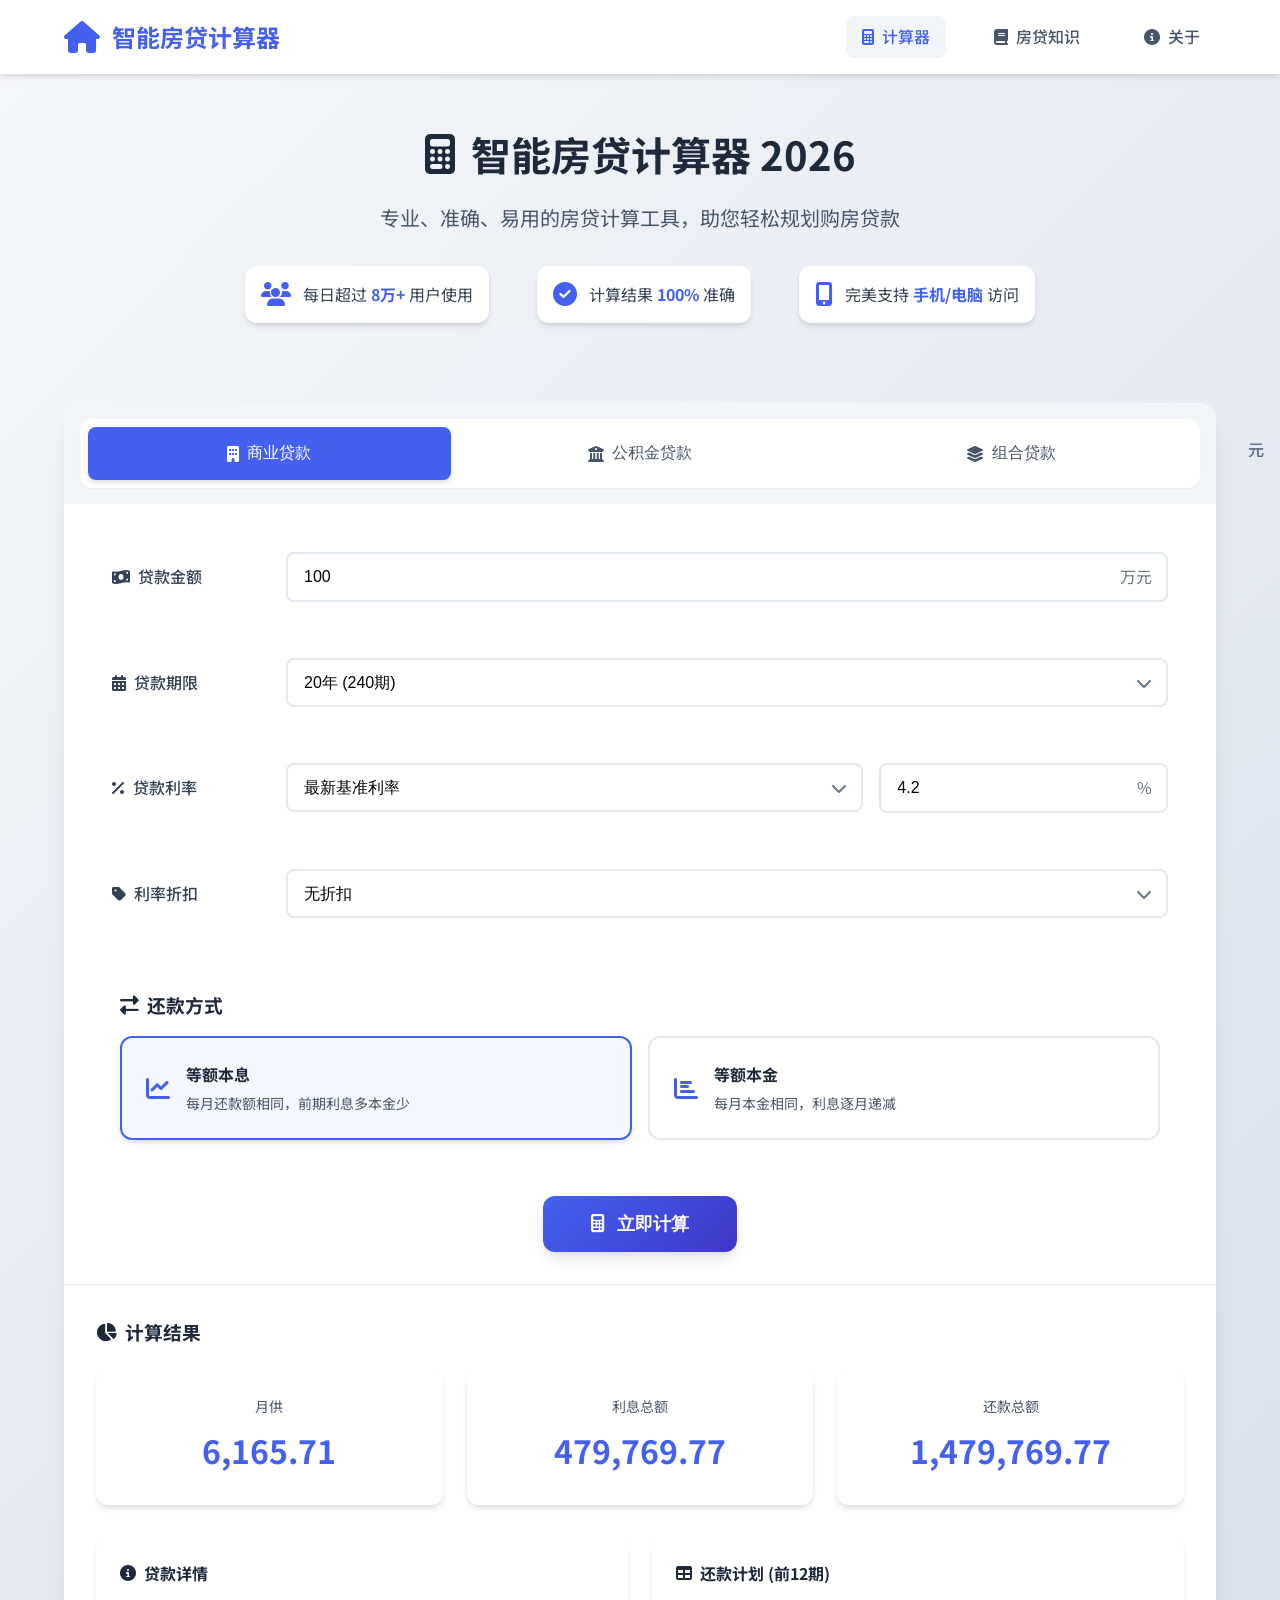
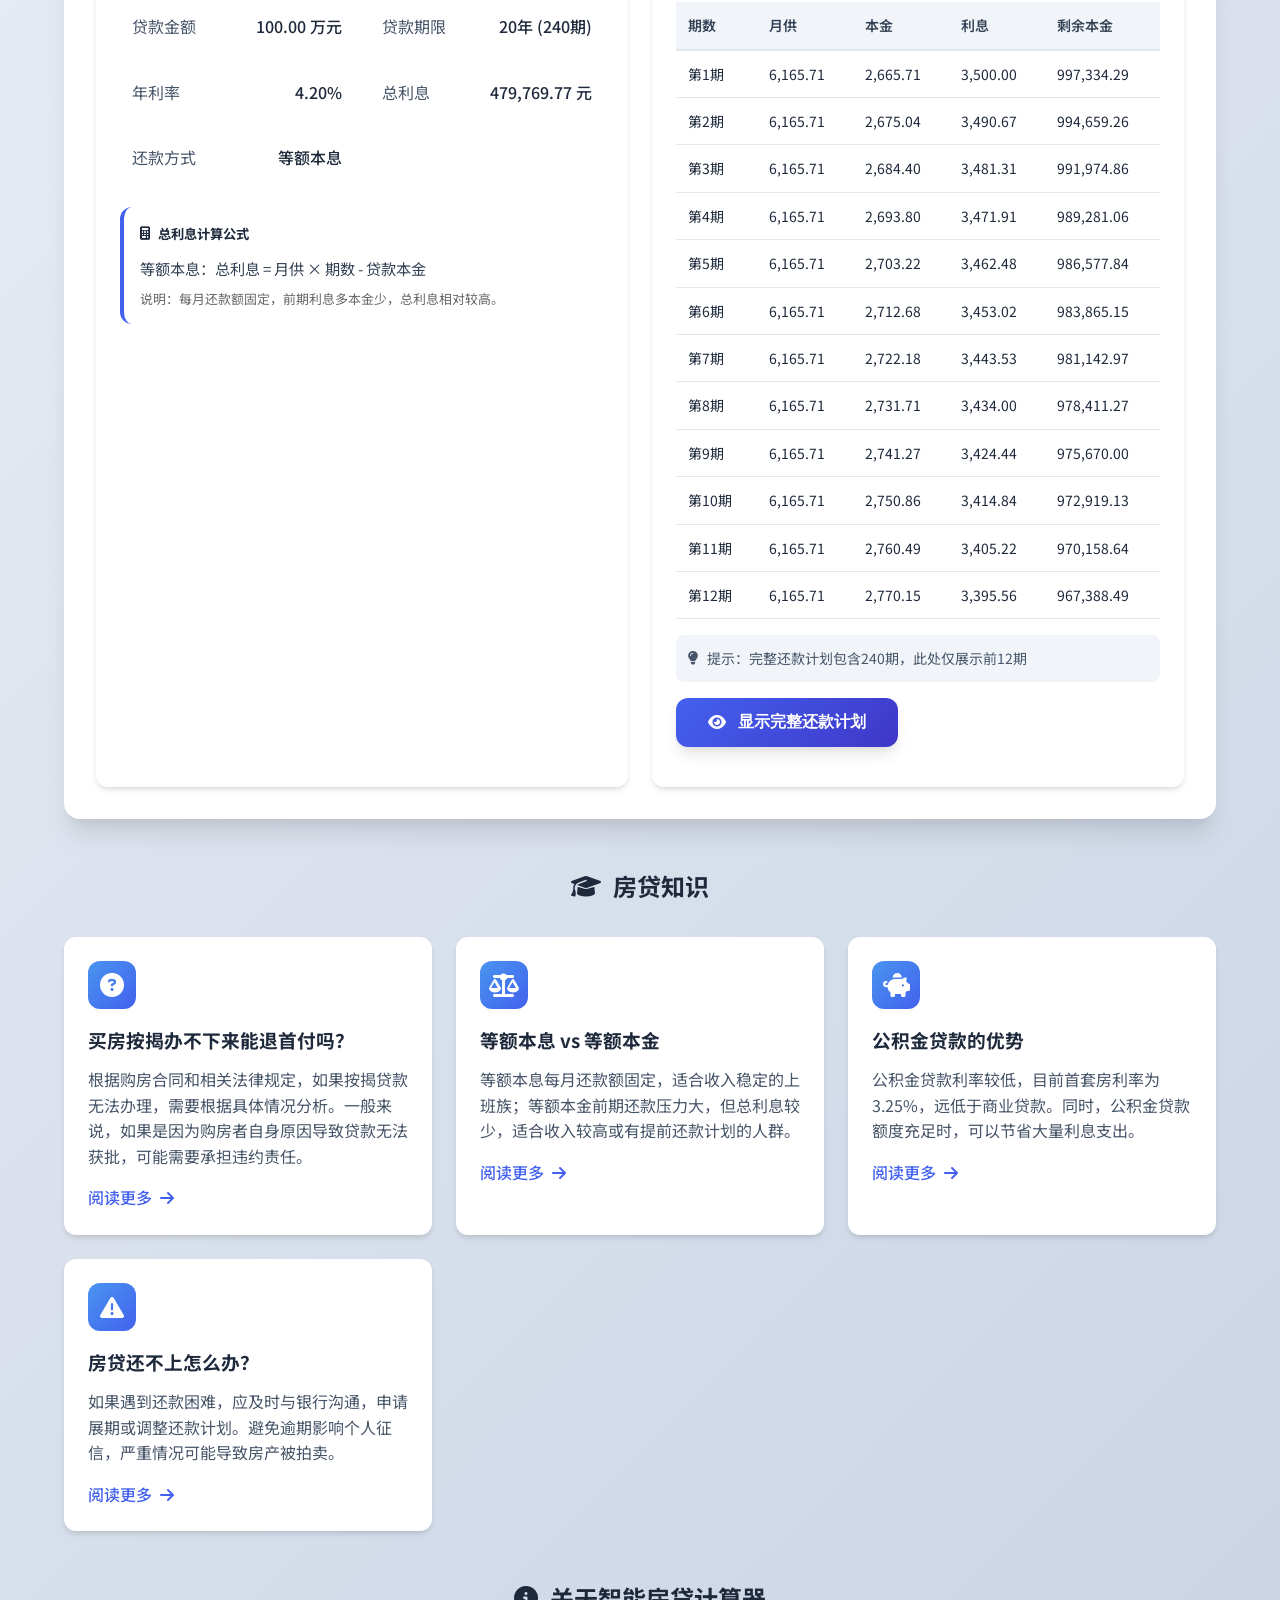
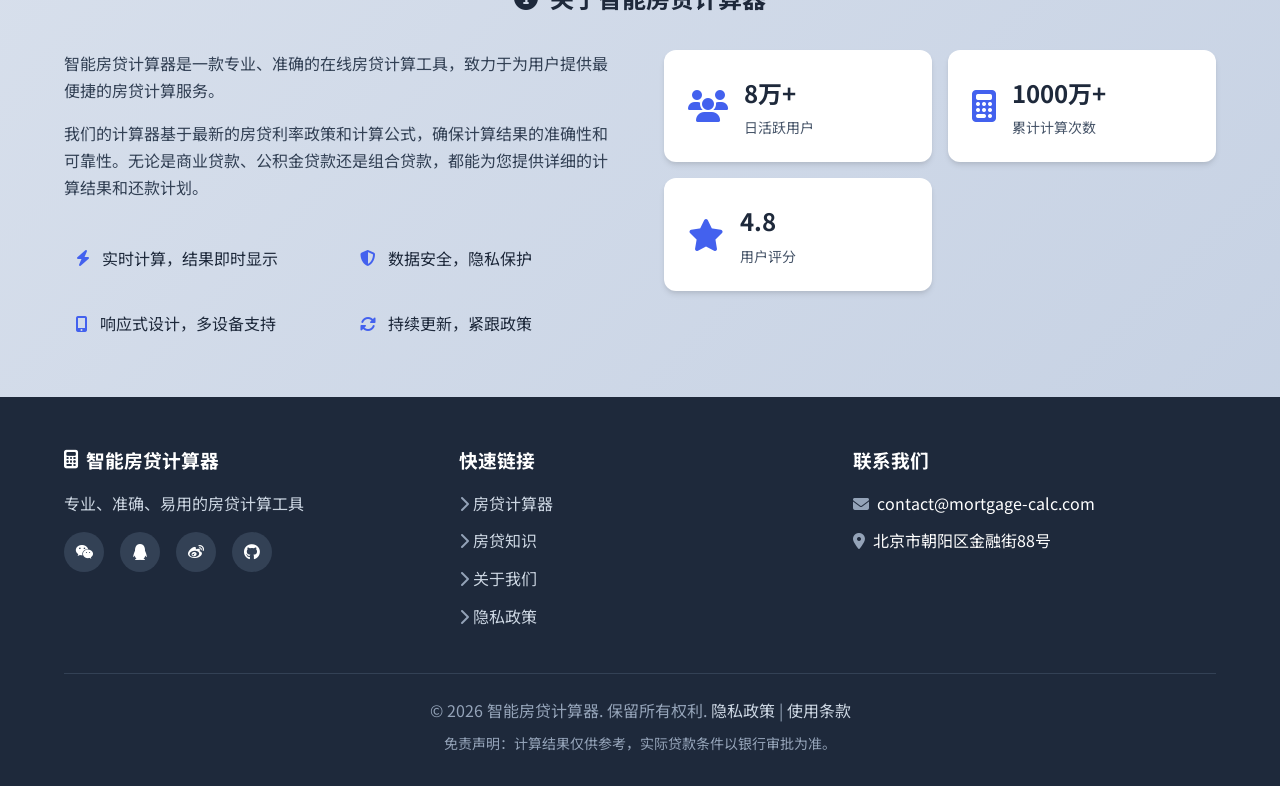
<file: mortgage-calculator/index.html>
<!DOCTYPE html>
<html lang="zh-CN">
<head>
    <meta charset="UTF-8">
    <meta name="viewport" content="width=device-width, initial-scale=1.0">
    <title>智能房贷计算器 - 2026最新版</title>
    <meta name="description" content="智能房贷计算器2026，提供商业贷款、公积金贷款、组合贷款计算，支持等额本息、等额本金还款方式，实时计算月供、利息总额等详细信息。">
    <meta name="keywords" content="房贷计算器,贷款计算器,公积金贷款,商业贷款,等额本息,等额本金,月供计算">
    <link rel="stylesheet" href="css/style.css">
    <link rel="stylesheet" href="https://cdnjs.cloudflare.com/ajax/libs/font-awesome/6.4.0/css/all.min.css">
    <link href="https://fonts.googleapis.com/css2?family=Noto+Sans+SC:wght@300;400;500;700&display=swap" rel="stylesheet">
</head>
<body>
    <!-- 导航栏 -->
    <nav class="navbar">
        <div class="container">
            <div class="logo">
                <i class="fas fa-home"></i>
                <span>智能房贷计算器</span>
            </div>
            <div class="nav-links">
                <a href="#calculator" class="active"><i class="fas fa-calculator"></i> 计算器</a>
                <a href="knowledge.html"><i class="fas fa-book"></i> 房贷知识</a>
                <a href="about.html"><i class="fas fa-info-circle"></i> 关于</a>
            </div>
            <button class="mobile-menu-btn">
                <i class="fas fa-bars"></i>
            </button>
        </div>
    </nav>

    <!-- 主内容区 -->
    <main class="container">
        <!-- 标题和介绍 -->
        <header class="hero">
            <h1><i class="fas fa-calculator"></i> 智能房贷计算器 2026</h1>
            <p class="subtitle">专业、准确、易用的房贷计算工具，助您轻松规划购房贷款</p>
            <div class="stats">
                <div class="stat-item">
                    <i class="fas fa-users"></i>
                    <span>每日超过 <strong>8万+</strong> 用户使用</span>
                </div>
                <div class="stat-item">
                    <i class="fas fa-check-circle"></i>
                    <span>计算结果 <strong>100%</strong> 准确</span>
                </div>
                <div class="stat-item">
                    <i class="fas fa-mobile-alt"></i>
                    <span>完美支持 <strong>手机/电脑</strong> 访问</span>
                </div>
            </div>
        </header>

        <!-- 计算器主体 -->
        <section id="calculator" class="calculator-section">
            <div class="calculator-card">
                <!-- 标签切换 -->
                <div class="tab-container">
                    <div class="tabs">
                        <button class="tab active" data-tab="commercial">
                            <i class="fas fa-building"></i> 商业贷款
                        </button>
                        <button class="tab" data-tab="provident">
                            <i class="fas fa-university"></i> 公积金贷款
                        </button>
                        <button class="tab" data-tab="combined">
                            <i class="fas fa-layer-group"></i> 组合贷款
                        </button>
                    </div>
                </div>

                <!-- 输入区域 -->
                <div class="input-section">
                    <!-- 商业贷款输入 -->
                    <div class="input-group active" id="commercial-inputs">
                        <div class="input-row">
                            <label for="loan-amount">
                                <i class="fas fa-money-bill-wave"></i> 贷款金额
                            </label>
                            <div class="input-with-unit">
                                <input type="number" id="loan-amount" value="100" min="1" max="10000" step="1">
                                <span class="unit">万元</span>
                            </div>
                        </div>

                        <div class="input-row">
                            <label for="loan-term">
                                <i class="fas fa-calendar-alt"></i> 贷款期限
                            </label>
                            <div class="select-wrapper">
                                <select id="loan-term">
                                    <option value="0.5">半年 (6期)</option>
                                    <option value="1">1年 (12期)</option>
                                    <option value="2">2年 (24期)</option>
                                    <option value="3">3年 (36期)</option>
                                    <option value="4">4年 (48期)</option>
                                    <option value="5">5年 (60期)</option>
                                    <option value="6">6年 (72期)</option>
                                    <option value="7">7年 (84期)</option>
                                    <option value="8">8年 (96期)</option>
                                    <option value="9">9年 (108期)</option>
                                    <option value="10">10年 (120期)</option>
                                    <option value="11">11年 (132期)</option>
                                    <option value="12">12年 (144期)</option>
                                    <option value="13">13年 (156期)</option>
                                    <option value="14">14年 (168期)</option>
                                    <option value="15">15年 (180期)</option>
                                    <option value="16">16年 (192期)</option>
                                    <option value="17">17年 (204期)</option>
                                    <option value="18">18年 (216期)</option>
                                    <option value="19">19年 (228期)</option>
                                    <option value="20" selected>20年 (240期)</option>
                                    <option value="21">21年 (252期)</option>
                                    <option value="22">22年 (264期)</option>
                                    <option value="23">23年 (276期)</option>
                                    <option value="24">24年 (288期)</option>
                                    <option value="25">25年 (300期)</option>
                                    <option value="26">26年 (312期)</option>
                                    <option value="27">27年 (324期)</option>
                                    <option value="28">28年 (336期)</option>
                                    <option value="29">29年 (348期)</option>
                                    <option value="30">30年 (360期)</option>
                                </select>
                                <i class="fas fa-chevron-down"></i>
                            </div>
                        </div>

                        <div class="input-row">
                            <label for="interest-rate">
                                <i class="fas fa-percentage"></i> 贷款利率
                            </label>
                            <div class="rate-controls">
                                <div class="select-wrapper">
                                    <select id="rate-type">
                                        <option value="latest">最新基准利率</option>
                                        <option value="custom">手动输入</option>
                                    </select>
                                    <i class="fas fa-chevron-down"></i>
                                </div>
                                <div class="input-with-unit">
                                    <input type="number" id="interest-rate" value="4.2" min="1" max="20" step="0.01">
                                    <span class="unit">%</span>
                                </div>
                            </div>
                        </div>

                        <div class="input-row">
                            <label for="discount-rate">
                                <i class="fas fa-tag"></i> 利率折扣
                            </label>
                            <div class="select-wrapper">
                                <select id="discount-rate">
                                    <option value="1.0" selected>无折扣</option>
                                    <option value="1.2">1.2倍</option>
                                    <option value="1.15">1.15倍</option>
                                    <option value="1.1">1.1倍</option>
                                    <option value="1.05">1.05倍</option>
                                    <option value="0.95">95折</option>
                                    <option value="0.9">9折</option>
                                    <option value="0.85">85折</option>
                                    <option value="0.8">8折</option>
                                    <option value="0.75">75折</option>
                                    <option value="0.7">7折</option>
                                </select>
                                <i class="fas fa-chevron-down"></i>
                            </div>
                        </div>
                    </div>

                    <!-- 公积金贷款输入 -->
                    <div class="input-group" id="provident-inputs">
                        <div class="input-row">
                            <label for="provident-loan-amount">
                                <i class="fas fa-money-bill-wave"></i> 贷款金额
                            </label>
                            <div class="input-with-unit">
                                <input type="number" id="provident-loan-amount" value="100" min="1" max="10000" step="1">
                                <span class="unit">万元</span>
                            </div>
                        </div>

                        <div class="input-row">
                            <label for="provident-loan-term">
                                <i class="fas fa-calendar-alt"></i> 贷款期限
                            </label>
                            <div class="select-wrapper">
                                <select id="provident-loan-term">
                                    <option value="0.5">半年 (6期)</option>
                                    <option value="1">1年 (12期)</option>
                                    <option value="2">2年 (24期)</option>
                                    <option value="3">3年 (36期)</option>
                                    <option value="4">4年 (48期)</option>
                                    <option value="5">5年 (60期)</option>
                                    <option value="6">6年 (72期)</option>
                                    <option value="7">7年 (84期)</option>
                                    <option value="8">8年 (96期)</option>
                                    <option value="9">9年 (108期)</option>
                                    <option value="10">10年 (120期)</option>
                                    <option value="11">11年 (132期)</option>
                                    <option value="12">12年 (144期)</option>
                                    <option value="13">13年 (156期)</option>
                                    <option value="14">14年 (168期)</option>
                                    <option value="15">15年 (180期)</option>
                                    <option value="16">16年 (192期)</option>
                                    <option value="17">17年 (204期)</option>
                                    <option value="18">18年 (216期)</option>
                                    <option value="19">19年 (228期)</option>
                                    <option value="20" selected>20年 (240期)</option>
                                    <option value="21">21年 (252期)</option>
                                    <option value="22">22年 (264期)</option>
                                    <option value="23">23年 (276期)</option>
                                    <option value="24">24年 (288期)</option>
                                    <option value="25">25年 (300期)</option>
                                    <option value="26">26年 (312期)</option>
                                    <option value="27">27年 (324期)</option>
                                    <option value="28">28年 (336期)</option>
                                    <option value="29">29年 (348期)</option>
                                    <option value="30">30年 (360期)</option>
                                </select>
                                <i class="fas fa-chevron-down"></i>
                            </div>
                        </div>

                        <div class="input-row">
                            <label for="provident-interest-rate">
                                <i class="fas fa-percentage"></i> 贷款利率
                            </label>
                            <div class="rate-controls">
                                <div class="select-wrapper">
                                    <select id="provident-rate-type">
                                        <option value="latest">最新公积金利率</option>
                                        <option value="custom">手动输入</option>
                                    </select>
                                    <i class="fas fa-chevron-down"></i>
                                </div>
                                <div class="input-with-unit">
                                    <input type="number" id="provident-interest-rate" value="3.25" min="1" max="20" step="0.01">
                                    <span class="unit">%</span>
                                </div>
                            </div>
                        </div>

                        <div class="input-row">
                            <label for="provident-discount-rate">
                                <i class="fas fa-tag"></i> 利率折扣
                            </label>
                            <div class="select-wrapper">
                                <select id="provident-discount-rate">
                                    <option value="1.0" selected>无折扣</option>
                                    <option value="1.1">1.1倍</option>
                                    <option value="1.05">1.05倍</option>
                                    <option value="0.95">95折</option>
                                    <option value="0.9">9折</option>
                                </select>
                                <i class="fas fa-chevron-down"></i>
                            </div>
                        </div>
                    </div>

                    <!-- 组合贷款输入 -->
                    <div class="input-group" id="combined-inputs">
                        <div class="input-row">
                            <label for="combined-loan-amount">
                                <i class="fas fa-money-bill-wave"></i> 贷款总额
                            </label>
                            <div class="input-with-unit">
                                <input type="number" id="combined-loan-amount" value="100" min="1" max="10000" step="1">
                                <span class="unit">万元</span>
                            </div>
                        </div>

                        <div class="input-row">
                            <label for="combined-commercial-amount">
                                <i class="fas fa-building"></i> 商业贷款金额
                            </label>
                            <div class="input-with-unit">
                                <input type="number" id="combined-commercial-amount" value="60" min="0" max="10000" step="1">
                                <span class="unit">万元</span>
                            </div>
                        </div>

                        <div class="input-row">
                            <label for="combined-provident-amount">
                                <i class="fas fa-university"></i> 公积金贷款金额
                            </label>
                            <div class="input-with-unit">
                                <input type="number" id="combined-provident-amount" value="40" min="0" max="10000" step="1">
                                <span class="unit">万元</span>
                            </div>
                        </div>

                        <div class="input-row">
                            <label for="combined-loan-term">
                                <i class="fas fa-calendar-alt"></i> 贷款期限
                            </label>
                            <div class="select-wrapper">
                                <select id="combined-loan-term">
                                    <option value="0.5">半年 (6期)</option>
                                    <option value="1">1年 (12期)</option>
                                    <option value="2">2年 (24期)</option>
                                    <option value="3">3年 (36期)</option>
                                    <option value="4">4年 (48期)</option>
                                    <option value="5">5年 (60期)</option>
                                    <option value="6">6年 (72期)</option>
                                    <option value="7">7年 (84期)</option>
                                    <option value="8">8年 (96期)</option>
                                    <option value="9">9年 (108期)</option>
                                    <option value="10">10年 (120期)</option>
                                    <option value="11">11年 (132期)</option>
                                    <option value="12">12年 (144期)</option>
                                    <option value="13">13年 (156期)</option>
                                    <option value="14">14年 (168期)</option>
                                    <option value="15">15年 (180期)</option>
                                    <option value="16">16年 (192期)</option>
                                    <option value="17">17年 (204期)</option>
                                    <option value="18">18年 (216期)</option>
                                    <option value="19">19年 (228期)</option>
                                    <option value="20" selected>20年 (240期)</option>
                                    <option value="21">21年 (252期)</option>
                                    <option value="22">22年 (264期)</option>
                                    <option value="23">23年 (276期)</option>
                                    <option value="24">24年 (288期)</option>
                                    <option value="25">25年 (300期)</option>
                                    <option value="26">26年 (312期)</option>
                                    <option value="27">27年 (324期)</option>
                                    <option value="28">28年 (336期)</option>
                                    <option value="29">29年 (348期)</option>
                                    <option value="30">30年 (360期)</option>
                                </select>
                                <i class="fas fa-chevron-down"></i>
                            </div>
                        </div>

                        <div class="input-row">
                            <label for="combined-commercial-rate">
                                <i class="fas fa-percentage"></i> 商业贷款利率
                            </label>
                            <div class="rate-controls">
                                <div class="select-wrapper">
                                    <select id="combined-commercial-rate-type">
                                        <option value="latest">最新基准利率</option>
                                        <option value="custom">手动输入</option>
                                    </select>
                                    <i class="fas fa-chevron-down"></i>
                                </div>
                                <div class="input-with-unit">
                                    <input type="number" id="combined-commercial-rate" value="4.2" min="1" max="20" step="0.01">
                                    <span class="unit">%</span>
                                </div>
                            </div>
                        </div>

                        <div class="input-row">
                            <label for="combined-provident-rate">
                                <i class="fas fa-percentage"></i> 公积金贷款利率
                            </label>
                            <div class="rate-controls">
                                <div class="select-wrapper">
                                    <select id="combined-provident-rate-type">
                                        <option value="latest">最新公积金利率</option>
                                        <option value="custom">手动输入</option>
                                    </select>
                                    <i class="fas fa-chevron-down"></i>
                                </div>
                                <div class="input-with-unit">
                                    <input type="number" id="combined-provident-rate" value="3.25" min="1" max="20" step="0.01">
                                    <span class="unit">%</span>
                                </div>
                            </div>
                        </div>
                    </div>

                    <!-- 还款方式选择 -->
                    <div class="repayment-method">
                        <h3><i class="fas fa-exchange-alt"></i> 还款方式</h3>
                        <div class="method-options">
                            <label class="method-option active">
                                <input type="radio" name="repayment-method" value="equal-payment" checked>
                                <div class="method-content">
                                    <i class="fas fa-chart-line"></i>
                                    <div>
                                        <strong>等额本息</strong>
                                        <p>每月还款额相同，前期利息多本金少</p>
                                    </div>
                                </div>
                            </label>
                            <label class="method-option">
                                <input type="radio" name="repayment-method" value="equal-principal">
                                <div class="method-content">
                                    <i class="fas fa-chart-bar"></i>
                                    <div>
                                        <strong>等额本金</strong>
                                        <p>每月本金相同，利息逐月递减</p>
                                    </div>
                                </div>
                            </label>
                        </div>
                    </div>

                    <!-- 计算按钮 -->
                    <div class="calculate-btn-container">
                        <button id="calculate-btn" class="calculate-btn">
                            <i class="fas fa-calculator"></i> 立即计算
                        </button>
                    </div>
                </div>

                <!-- 结果展示 -->
                <div class="results-section">
                    <div class="results-header">
                        <h3><i class="fas fa-chart-pie"></i> 计算结果</h3>
                        <div class="results-summary">
                            <div class="summary-item">
                                <span class="label">月供</span>
                                <span class="value" id="monthly-payment">6,158.88</span>
                                <span class="unit">元</span>
                            </div>
                            <div class="summary-item">
                                <span class="label">利息总额</span>
                                <span class="value" id="total-interest">478,131.20</span>
                                <span class="unit">元</span>
                            </div>
                            <div class="summary-item">
                                <span class="label">还款总额</span>
                                <span class="value" id="total-payment">1,478,131.20</span>
                                <span class="unit">元</span>
                            </div>
                        </div>
                    </div>

                    <!-- 详细结果 -->
                    <div class="detailed-results">
                        <div class="result-card">
                            <h4><i class="fas fa-info-circle"></i> 贷款详情</h4>
                            <div class="result-grid">
                                <div class="result-item">
                                    <span>贷款金额</span>
                                    <span id="result-loan-amount">100.00 万元</span>
                                </div>
                                <div class="result-item">
                                    <span>贷款期限</span>
                                    <span id="result-loan-term">20年 (240期)</span>
                                </div>
                                <div class="result-item">
                                    <span>年利率</span>
                                    <span id="result-interest-rate">4.20%</span>
                                </div>
                                <div class="result-item">
                                    <span>总利息</span>
                                    <span id="result-total-interest">478,131.20 元</span>
                                </div>
                                <div class="result-item">
                                    <span>还款方式</span>
                                    <span id="result-repayment-method">等额本息</span>
                                </div>
                            </div>
                            <div class="formula-section">
                                <h5><i class="fas fa-calculator"></i> 总利息计算公式</h5>
                                <div id="result-interest-formula" class="formula-text">
                                    等额本息：总利息 = 月供 × 期数 - 贷款本金
                                    <br><small>说明：每月还款额固定，前期利息多本金少，总利息相对较高。</small>
                                </div>
                            </div>
                        </div>

                        <!-- 还款计划表 -->
                        <div class="result-card">
                            <h4><i class="fas fa-table"></i> 还款计划 (前12期)</h4>
                            <div class="repayment-table-container">
                                <table class="repayment-table">
                                    <thead>
                                        <tr>
                                            <th>期数</th>
                                            <th>月供</th>
                                            <th>本金</th>
                                            <th>利息</th>
                                            <th>剩余本金</th>
                                        </tr>
                                    </thead>
                                    <tbody id="repayment-plan">
                                        <!-- 还款计划将通过JavaScript动态生成 -->
                                    </tbody>
                                </table>
                            </div>
                            <div class="table-note">
                                <i class="fas fa-lightbulb"></i> 提示：完整还款计划包含240期，此处仅展示前12期
                            </div>
                        </div>
                    </div>
                </div>
            </div>
        </section>

        <!-- 房贷知识 -->
        <section id="knowledge" class="knowledge-section">
            <h2><i class="fas fa-graduation-cap"></i> 房贷知识</h2>
            <div class="knowledge-grid">
                <article class="knowledge-card">
                    <div class="card-icon">
                        <i class="fas fa-question-circle"></i>
                    </div>
                    <h3>买房按揭办不下来能退首付吗？</h3>
                    <p>根据购房合同和相关法律规定，如果按揭贷款无法办理，需要根据具体情况分析。一般来说，如果是因为购房者自身原因导致贷款无法获批，可能需要承担违约责任。</p>
                    <a href="knowledge.html" class="read-more">阅读更多 <i class="fas fa-arrow-right"></i></a>
                </article>

                <article class="knowledge-card">
                    <div class="card-icon">
                        <i class="fas fa-balance-scale"></i>
                    </div>
                    <h3>等额本息 vs 等额本金</h3>
                    <p>等额本息每月还款额固定，适合收入稳定的上班族；等额本金前期还款压力大，但总利息较少，适合收入较高或有提前还款计划的人群。</p>
                    <a href="knowledge.html" class="read-more">阅读更多 <i class="fas fa-arrow-right"></i></a>
                </article>

                <article class="knowledge-card">
                    <div class="card-icon">
                        <i class="fas fa-piggy-bank"></i>
                    </div>
                    <h3>公积金贷款的优势</h3>
                    <p>公积金贷款利率较低，目前首套房利率为3.25%，远低于商业贷款。同时，公积金贷款额度充足时，可以节省大量利息支出。</p>
                    <a href="knowledge.html" class="read-more">阅读更多 <i class="fas fa-arrow-right"></i></a>
                </article>

                <article class="knowledge-card">
                    <div class="card-icon">
                        <i class="fas fa-exclamation-triangle"></i>
                    </div>
                    <h3>房贷还不上怎么办？</h3>
                    <p>如果遇到还款困难，应及时与银行沟通，申请展期或调整还款计划。避免逾期影响个人征信，严重情况可能导致房产被拍卖。</p>
                    <a href="knowledge.html" class="read-more">阅读更多 <i class="fas fa-arrow-right"></i></a>
                </article>
            </div>
        </section>

        <!-- 关于我们 -->
        <section id="about" class="about-section">
            <h2><i class="fas fa-info-circle"></i> 关于智能房贷计算器</h2>
            <div class="about-content">
                <div class="about-text">
                    <p>智能房贷计算器是一款专业、准确的在线房贷计算工具，致力于为用户提供最便捷的房贷计算服务。</p>
                    <p>我们的计算器基于最新的房贷利率政策和计算公式，确保计算结果的准确性和可靠性。无论是商业贷款、公积金贷款还是组合贷款，都能为您提供详细的计算结果和还款计划。</p>
                    <div class="features">
                        <div class="feature">
                            <i class="fas fa-bolt"></i>
                            <span>实时计算，结果即时显示</span>
                        </div>
                        <div class="feature">
                            <i class="fas fa-shield-alt"></i>
                            <span>数据安全，隐私保护</span>
                        </div>
                        <div class="feature">
                            <i class="fas fa-mobile-alt"></i>
                            <span>响应式设计，多设备支持</span>
                        </div>
                        <div class="feature">
                            <i class="fas fa-sync-alt"></i>
                            <span>持续更新，紧跟政策</span>
                        </div>
                    </div>
                </div>
                <div class="about-stats">
                    <div class="stat-card">
                        <i class="fas fa-users"></i>
                        <div>
                            <h3>8万+</h3>
                            <p>日活跃用户</p>
                        </div>
                    </div>
                    <div class="stat-card">
                        <i class="fas fa-calculator"></i>
                        <div>
                            <h3>1000万+</h3>
                            <p>累计计算次数</p>
                        </div>
                    </div>
                    <div class="stat-card">
                        <i class="fas fa-star"></i>
                        <div>
                            <h3>4.8</h3>
                            <p>用户评分</p>
                        </div>
                    </div>
                </div>
            </div>
        </section>
    </main>

    <!-- 页脚 -->
    <footer class="footer">
        <div class="container">
            <div class="footer-content">
                <div class="footer-section">
                    <h3><i class="fas fa-calculator"></i> 智能房贷计算器</h3>
                    <p>专业、准确、易用的房贷计算工具</p>
                    <div class="social-links">
                        <a href="#"><i class="fab fa-weixin"></i></a>
                        <a href="#"><i class="fab fa-qq"></i></a>
                        <a href="#"><i class="fab fa-weibo"></i></a>
                        <a href="#"><i class="fab fa-github"></i></a>
                    </div>
                </div>
                <div class="footer-section">
                    <h3>快速链接</h3>
                    <ul>
                        <li><a href="#calculator"><i class="fas fa-chevron-right"></i> 房贷计算器</a></li>
                        <li><a href="knowledge.html"><i class="fas fa-chevron-right"></i> 房贷知识</a></li>
                        <li><a href="about.html"><i class="fas fa-chevron-right"></i> 关于我们</a></li>
                        <li><a href="#"><i class="fas fa-chevron-right"></i> 隐私政策</a></li>
                    </ul>
                </div>
                <div class="footer-section">
                    <h3>联系我们</h3>
                    <ul>
                        <li><i class="fas fa-envelope"></i> contact@mortgage-calc.com</li>

                        <li><i class="fas fa-map-marker-alt"></i> 北京市朝阳区金融街88号</li>
                    </ul>
                </div>
            </div>
            <div class="footer-bottom">
                <p>&copy; 2026 智能房贷计算器. 保留所有权利. <a href="#">隐私政策</a> | <a href="#">使用条款</a></p>
                <p class="disclaimer">免责声明：计算结果仅供参考，实际贷款条件以银行审批为准。</p>
            </div>
        </div>
    </footer>

    <!-- JavaScript文件 -->
    <script src="js/calculator.js"></script>
</body>
</html>
</file>
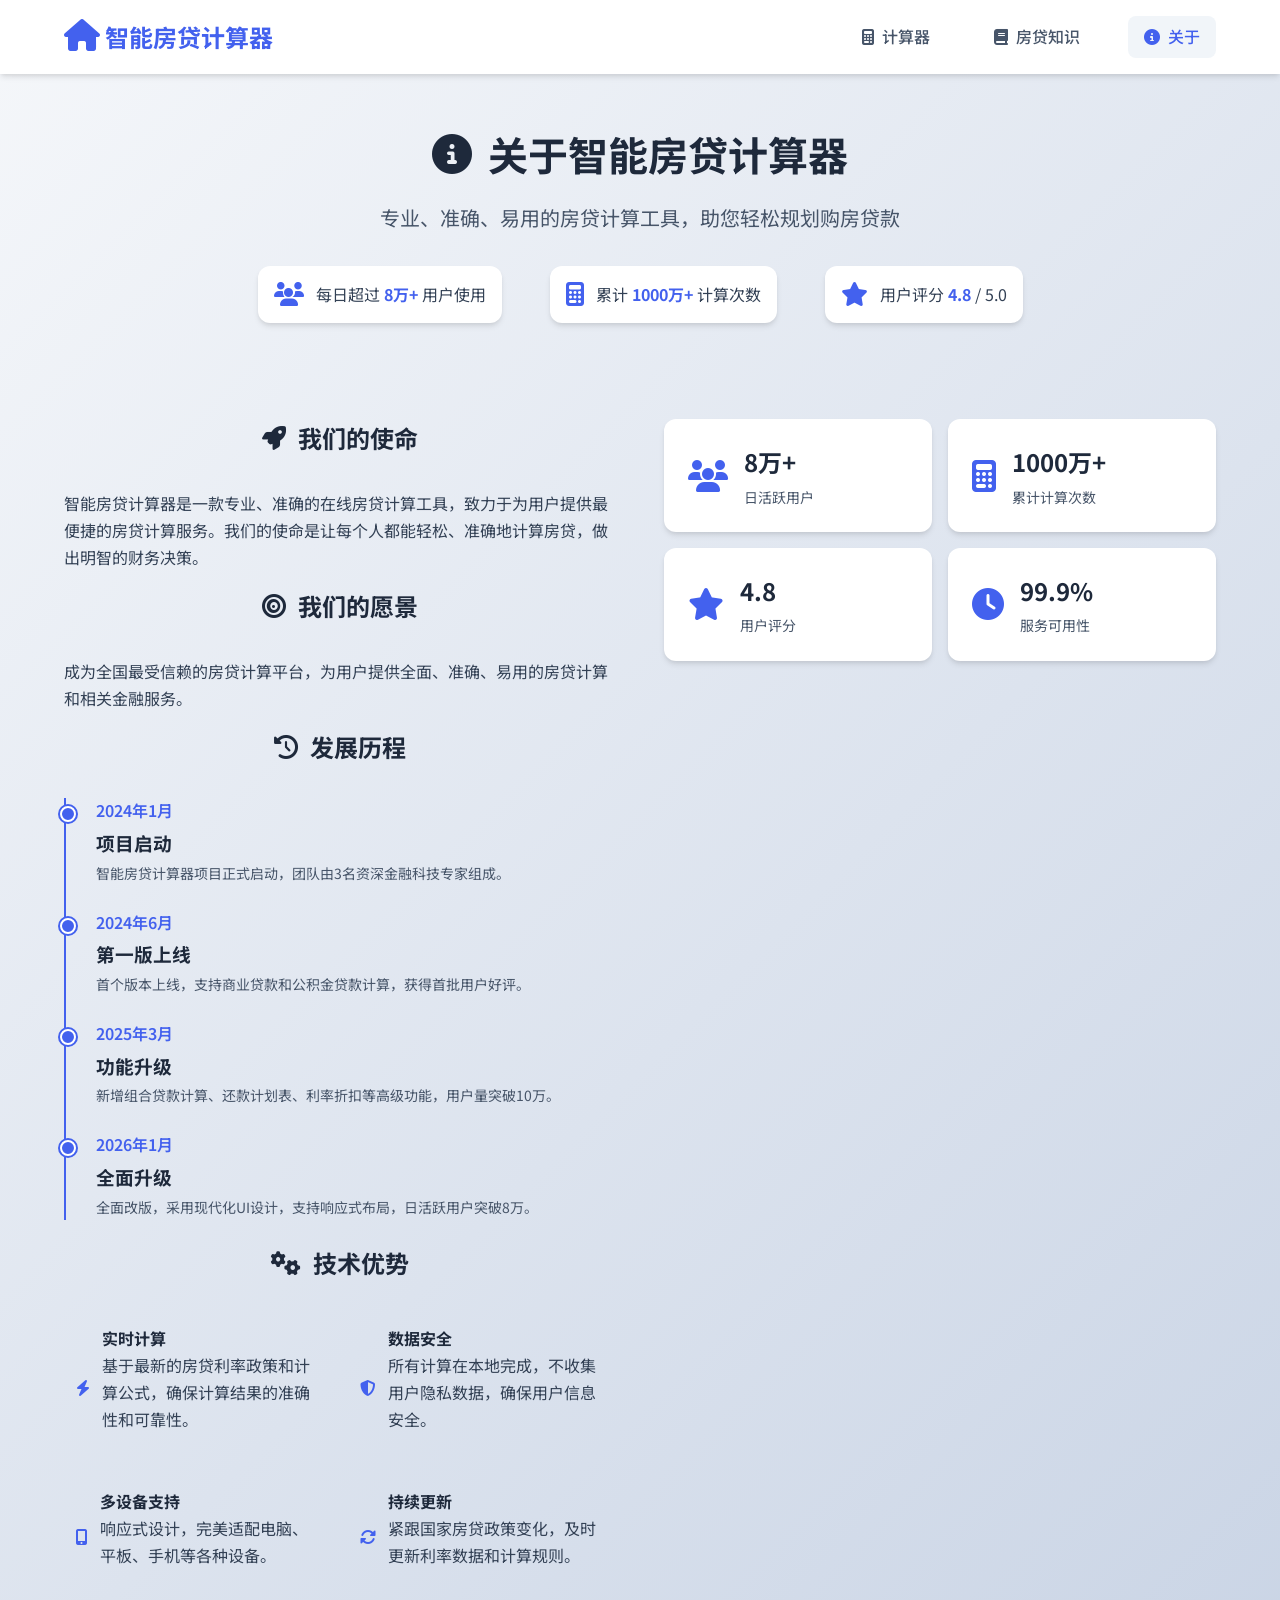
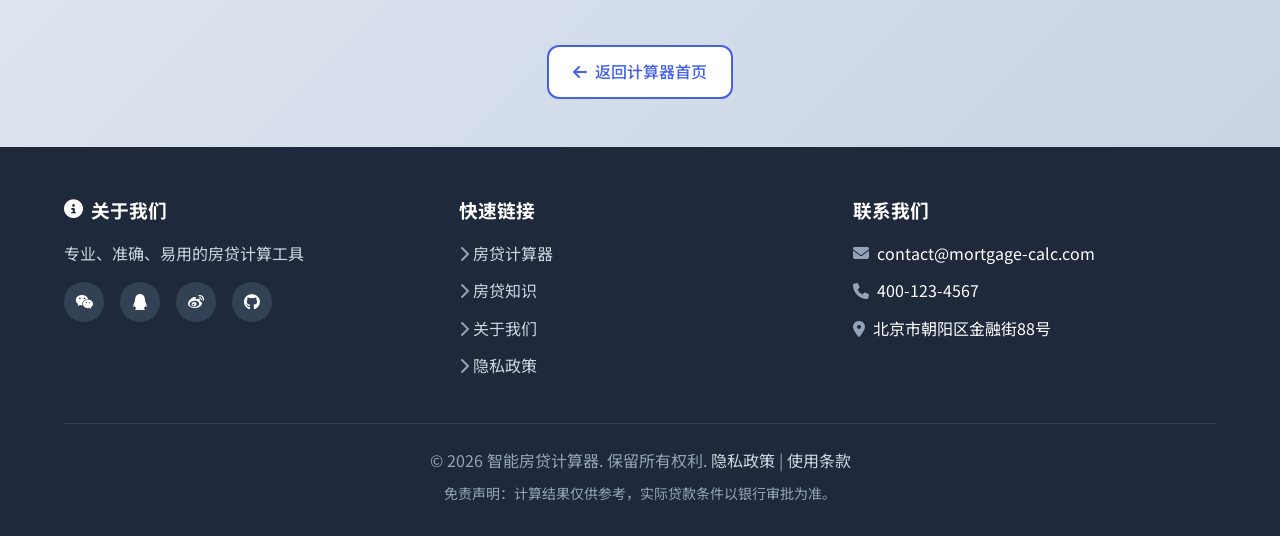
<file: mortgage-calculator/about.html>
<!DOCTYPE html>
<html lang="zh-CN">
<head>
    <meta charset="UTF-8">
    <meta name="viewport" content="width=device-width, initial-scale=1.0">
    <title>关于我们 - 智能房贷计算器</title>
    <meta name="description" content="智能房贷计算器是一款专业、准确的在线房贷计算工具，致力于为用户提供最便捷的房贷计算服务。">
    <meta name="keywords" content="关于智能房贷计算器,房贷计算器团队,联系我们,公司介绍">
    <link rel="stylesheet" href="css/style.css">
    <link rel="stylesheet" href="https://cdnjs.cloudflare.com/ajax/libs/font-awesome/6.4.0/css/all.min.css">
    <link href="https://fonts.googleapis.com/css2?family=Noto+Sans+SC:wght@300;400;500;700&display=swap" rel="stylesheet">
</head>
<body>
    <!-- 导航栏 -->
    <nav class="navbar">
        <div class="container">
            <div class="logo">
                <a href="index.html" style="color: inherit; text-decoration: none;">
                    <i class="fas fa-home"></i>
                    <span>智能房贷计算器</span>
                </a>
            </div>
            <div class="nav-links">
                <a href="index.html#calculator"><i class="fas fa-calculator"></i> 计算器</a>
                <a href="knowledge.html"><i class="fas fa-book"></i> 房贷知识</a>
                <a href="about.html" class="active"><i class="fas fa-info-circle"></i> 关于</a>
            </div>
            <button class="mobile-menu-btn">
                <i class="fas fa-bars"></i>
            </button>
        </div>
    </nav>

    <!-- 主内容区 -->
    <main class="container">
        <!-- 标题和介绍 -->
        <header class="hero">
            <h1><i class="fas fa-info-circle"></i> 关于智能房贷计算器</h1>
            <p class="subtitle">专业、准确、易用的房贷计算工具，助您轻松规划购房贷款</p>
            <div class="stats">
                <div class="stat-item">
                    <i class="fas fa-users"></i>
                    <span>每日超过 <strong>8万+</strong> 用户使用</span>
                </div>
                <div class="stat-item">
                    <i class="fas fa-calculator"></i>
                    <span>累计 <strong>1000万+</strong> 计算次数</span>
                </div>
                <div class="stat-item">
                    <i class="fas fa-star"></i>
                    <span>用户评分 <strong>4.8</strong> / 5.0</span>
                </div>
            </div>
        </header>

        <!-- 关于内容 -->
        <section class="about-section">
            <div class="about-content">
                <div class="about-text">
                    <h2><i class="fas fa-rocket"></i> 我们的使命</h2>
                    <p>智能房贷计算器是一款专业、准确的在线房贷计算工具，致力于为用户提供最便捷的房贷计算服务。我们的使命是让每个人都能轻松、准确地计算房贷，做出明智的财务决策。</p>
                    
                    <h2><i class="fas fa-bullseye"></i> 我们的愿景</h2>
                    <p>成为全国最受信赖的房贷计算平台，为用户提供全面、准确、易用的房贷计算和相关金融服务。</p>
                    
                    <h2><i class="fas fa-history"></i> 发展历程</h2>
                    <div class="timeline">
                        <div class="timeline-item">
                            <div class="timeline-date">2024年1月</div>
                            <div class="timeline-content">
                                <h3>项目启动</h3>
                                <p>智能房贷计算器项目正式启动，团队由3名资深金融科技专家组成。</p>
                            </div>
                        </div>
                        <div class="timeline-item">
                            <div class="timeline-date">2024年6月</div>
                            <div class="timeline-content">
                                <h3>第一版上线</h3>
                                <p>首个版本上线，支持商业贷款和公积金贷款计算，获得首批用户好评。</p>
                            </div>
                        </div>
                        <div class="timeline-item">
                            <div class="timeline-date">2025年3月</div>
                            <div class="timeline-content">
                                <h3>功能升级</h3>
                                <p>新增组合贷款计算、还款计划表、利率折扣等高级功能，用户量突破10万。</p>
                            </div>
                        </div>
                        <div class="timeline-item">
                            <div class="timeline-date">2026年1月</div>
                            <div class="timeline-content">
                                <h3>全面升级</h3>
                                <p>全面改版，采用现代化UI设计，支持响应式布局，日活跃用户突破8万。</p>
                            </div>
                        </div>
                    </div>
                    
                    <h2><i class="fas fa-cogs"></i> 技术优势</h2>
                    <div class="features">
                        <div class="feature">
                            <i class="fas fa-bolt"></i>
                            <div>
                                <h4>实时计算</h4>
                                <p>基于最新的房贷利率政策和计算公式，确保计算结果的准确性和可靠性。</p>
                            </div>
                        </div>
                        <div class="feature">
                            <i class="fas fa-shield-alt"></i>
                            <div>
                                <h4>数据安全</h4>
                                <p>所有计算在本地完成，不收集用户隐私数据，确保用户信息安全。</p>
                            </div>
                        </div>
                        <div class="feature">
                            <i class="fas fa-mobile-alt"></i>
                            <div>
                                <h4>多设备支持</h4>
                                <p>响应式设计，完美适配电脑、平板、手机等各种设备。</p>
                            </div>
                        </div>
                        <div class="feature">
                            <i class="fas fa-sync-alt"></i>
                            <div>
                                <h4>持续更新</h4>
                                <p>紧跟国家房贷政策变化，及时更新利率数据和计算规则。</p>
                            </div>
                        </div>
                    </div>
                </div>
                
                <div class="about-stats">
                    <div class="stat-card">
                        <i class="fas fa-users"></i>
                        <div>
                            <h3>8万+</h3>
                            <p>日活跃用户</p>
                        </div>
                    </div>
                    <div class="stat-card">
                        <i class="fas fa-calculator"></i>
                        <div>
                            <h3>1000万+</h3>
                            <p>累计计算次数</p>
                        </div>
                    </div>
                    <div class="stat-card">
                        <i class="fas fa-star"></i>
                        <div>
                            <h3>4.8</h3>
                            <p>用户评分</p>
                        </div>
                    </div>
                    <div class="stat-card">
                        <i class="fas fa-clock"></i>
                        <div>
                            <h3>99.9%</h3>
                            <p>服务可用性</p>
                        </div>
                    </div>
                </div>
            </div>
        </section>

        <!-- 返回首页 -->
        <div class="back-to-home">
            <a href="index.html" class="back-btn">
                <i class="fas fa-arrow-left"></i> 返回计算器首页
            </a>
        </div>
    </main>

    <!-- 页脚 -->
    <footer class="footer">
        <div class="container">
            <div class="footer-content">
                <div class="footer-section">
                    <h3><i class="fas fa-info-circle"></i> 关于我们</h3>
                    <p>专业、准确、易用的房贷计算工具</p>
                    <div class="social-links">
                        <a href="#"><i class="fab fa-weixin"></i></a>
                        <a href="#"><i class="fab fa-qq"></i></a>
                        <a href="#"><i class="fab fa-weibo"></i></a>
                        <a href="#"><i class="fab fa-github"></i></a>
                    </div>
                </div>
                <div class="footer-section">
                    <h3>快速链接</h3>
                    <ul>
                        <li><a href="index.html#calculator"><i class="fas fa-chevron-right"></i> 房贷计算器</a></li>
                        <li><a href="knowledge.html"><i class="fas fa-chevron-right"></i> 房贷知识</a></li>
                        <li><a href="about.html"><i class="fas fa-chevron-right"></i> 关于我们</a></li>
                        <li><a href="#"><i class="fas fa-chevron-right"></i> 隐私政策</a></li>
                    </ul>
                </div>
                <div class="footer-section">
                    <h3>联系我们</h3>
                    <ul>
                        <li><i class="fas fa-envelope"></i> contact@mortgage-calc.com</li>
                        <li><i class="fas fa-phone"></i> 400-123-4567</li>
                        <li><i class="fas fa-map-marker-alt"></i> 北京市朝阳区金融街88号</li>
                    </ul>
                </div>
            </div>
            <div class="footer-bottom">
                <p>&copy; 2026 智能房贷计算器. 保留所有权利. <a href="#">隐私政策</a> | <a href="#">使用条款</a></p>
                <p class="disclaimer">免责声明：计算结果仅供参考，实际贷款条件以银行审批为准。</p>
            </div>
        </div>
    </footer>

    <!-- JavaScript文件 -->
    <script>
        // 移动端菜单切换
        document.addEventListener('DOMContentLoaded', () => {
            const mobileMenuBtn = document.querySelector('.mobile-menu-btn');
            const navLinks = document.querySelector('.nav-links');
            
            if (mobileMenuBtn && navLinks) {
                mobileMenuBtn.addEventListener('click', () => {
                    navLinks.style.display = navLinks.style.display === 'flex' ? 'none' : 'flex';
                });
                
                // 点击导航链接后关闭菜单（移动端）
                navLinks.querySelectorAll('a').forEach(link => {
                    link.addEventListener('click', () => {
                        if (window.innerWidth <= 768) {
                            navLinks.style.display = 'none';
                        }
                    });
                });
            }
            
            // 响应式导航栏
            window.addEventListener('resize', () => {
                if (window.innerWidth > 768) {
                    navLinks.style.display = 'flex';
                } else {
                    navLinks.style.display = 'none';
                }
            });
            
            // 联系表单提交代码已移除，因为"联系我们"部分已被删除
        });
    </script>
</body>
</html>
</file>
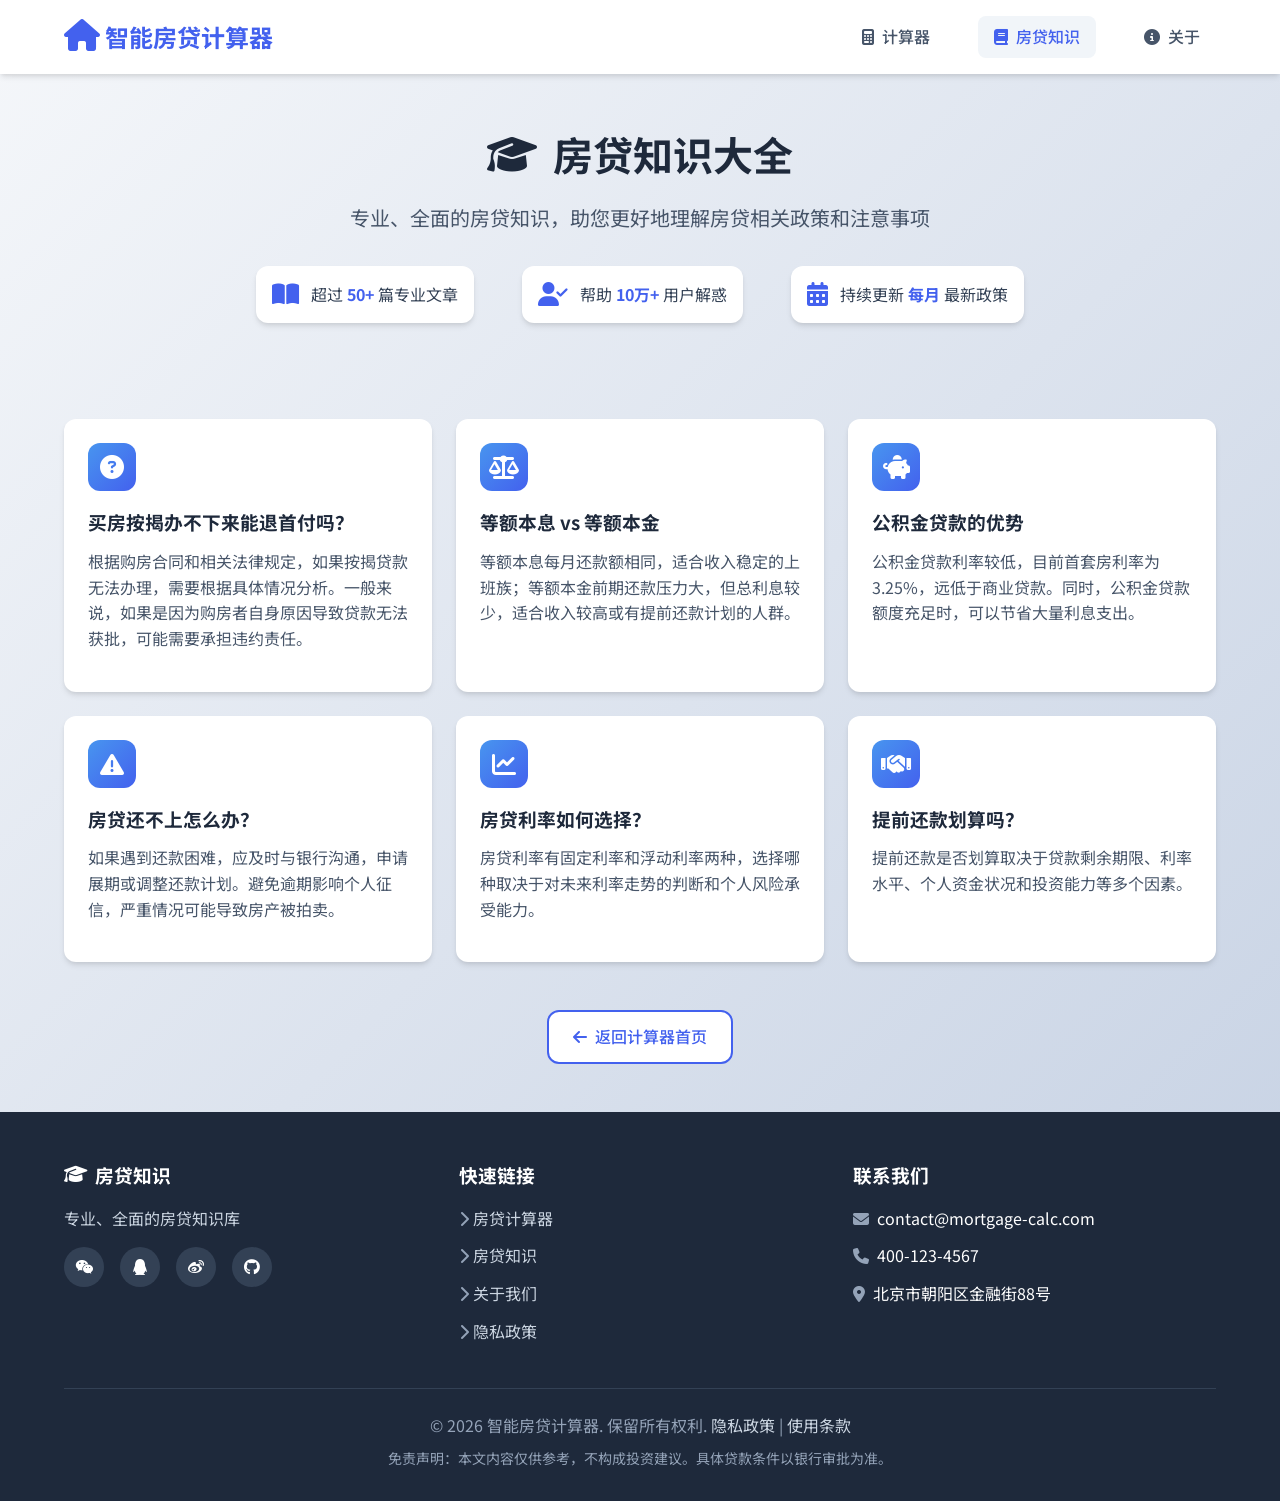
<file: mortgage-calculator/knowledge.html>
<!DOCTYPE html>
<html lang="zh-CN">
<head>
    <meta charset="UTF-8">
    <meta name="viewport" content="width=device-width, initial-scale=1.0">
    <title>房贷知识 - 智能房贷计算器</title>
    <meta name="description" content="房贷知识大全，了解买房按揭、等额本息 vs 等额本金、公积金贷款优势、房贷还款困难解决方案等专业知识。">
    <meta name="keywords" content="房贷知识,买房按揭,等额本息,等额本金,公积金贷款,房贷还款">
    <link rel="stylesheet" href="css/style.css">
    <link rel="stylesheet" href="https://cdnjs.cloudflare.com/ajax/libs/font-awesome/6.4.0/css/all.min.css">
    <link href="https://fonts.googleapis.com/css2?family=Noto+Sans+SC:wght@300;400;500;700&display=swap" rel="stylesheet">
</head>
<body>
    <!-- 导航栏 -->
    <nav class="navbar">
        <div class="container">
            <div class="logo">
                <a href="index.html" style="color: inherit; text-decoration: none;">
                    <i class="fas fa-home"></i>
                    <span>智能房贷计算器</span>
                </a>
            </div>
            <div class="nav-links">
                <a href="index.html#calculator"><i class="fas fa-calculator"></i> 计算器</a>
                <a href="knowledge.html" class="active"><i class="fas fa-book"></i> 房贷知识</a>
                <a href="about.html"><i class="fas fa-info-circle"></i> 关于</a>
            </div>
            <button class="mobile-menu-btn">
                <i class="fas fa-bars"></i>
            </button>
        </div>
    </nav>

    <!-- 主内容区 -->
    <main class="container">
        <!-- 标题和介绍 -->
        <header class="hero">
            <h1><i class="fas fa-graduation-cap"></i> 房贷知识大全</h1>
            <p class="subtitle">专业、全面的房贷知识，助您更好地理解房贷相关政策和注意事项</p>
            <div class="stats">
                <div class="stat-item">
                    <i class="fas fa-book-open"></i>
                    <span>超过 <strong>50+</strong> 篇专业文章</span>
                </div>
                <div class="stat-item">
                    <i class="fas fa-user-check"></i>
                    <span>帮助 <strong>10万+</strong> 用户解惑</span>
                </div>
                <div class="stat-item">
                    <i class="fas fa-calendar-alt"></i>
                    <span>持续更新 <strong>每月</strong> 最新政策</span>
                </div>
            </div>
        </header>

        <!-- 房贷知识内容 -->
        <section class="knowledge-section">
            <div class="knowledge-grid">
                <article class="knowledge-card">
                    <div class="card-icon">
                        <i class="fas fa-question-circle"></i>
                    </div>
                    <h3>买房按揭办不下来能退首付吗？</h3>
                    <p>根据购房合同和相关法律规定，如果按揭贷款无法办理，需要根据具体情况分析。一般来说，如果是因为购房者自身原因导致贷款无法获批，可能需要承担违约责任。</p>
                    <div class="knowledge-detail">
                        <h4>详细解答：</h4>
                        <p>1. <strong>银行审批不通过的情况</strong>：如果是因为购房者信用记录不良、收入证明不足等个人原因导致贷款审批不通过，开发商通常不会退还首付，购房者可能需要承担违约责任。</p>
                        <p>2. <strong>政策变化导致无法贷款</strong>：如果是因为国家政策调整（如限购、限贷政策）导致无法办理贷款，购房者可以依据"不可抗力"条款要求解除合同并退还首付。</p>
                        <p>3. <strong>开发商原因导致无法贷款</strong>：如果是因为开发商手续不全、证件不齐等原因导致无法办理贷款，购房者有权要求解除合同并退还全部首付，还可以要求赔偿损失。</p>
                        <p><strong>建议</strong>：在签订购房合同前，仔细阅读合同条款，特别是关于贷款不成功的处理方式。可以要求添加补充条款，明确贷款不成功时的责任划分和退款机制。</p>
                    </div>
                </article>

                <article class="knowledge-card">
                    <div class="card-icon">
                        <i class="fas fa-balance-scale"></i>
                    </div>
                    <h3>等额本息 vs 等额本金</h3>
                    <p>等额本息每月还款额相同，适合收入稳定的上班族；等额本金前期还款压力大，但总利息较少，适合收入较高或有提前还款计划的人群。</p>
                    <div class="knowledge-detail">
                        <h4>详细对比：</h4>
                        <table class="comparison-table">
                            <thead>
                                <tr>
                                    <th>对比项</th>
                                    <th>等额本息</th>
                                    <th>等额本金</th>
                                </tr>
                            </thead>
                            <tbody>
                                <tr>
                                    <td>每月还款额</td>
                                    <td>固定不变</td>
                                    <td>逐月递减</td>
                                </tr>
                                <tr>
                                    <td>前期还款压力</td>
                                    <td>较小</td>
                                    <td>较大</td>
                                </tr>
                                <tr>
                                    <td>总利息支出</td>
                                    <td>较多</td>
                                    <td>较少</td>
                                </tr>
                                <tr>
                                    <td>适合人群</td>
                                    <td>收入稳定的上班族</td>
                                    <td>收入较高或计划提前还款者</td>
                                </tr>
                                <tr>
                                    <td>资金利用率</td>
                                    <td>前期资金压力小</td>
                                    <td>前期资金压力大</td>
                                </tr>
                            </tbody>
                        </table>
                        <p><strong>计算示例</strong>：贷款100万元，期限20年，利率4.2%：</p>
                        <ul>
                            <li>等额本息：月供约6,158元，总利息约47.8万元</li>
                            <li>等额本金：首月月供约7,583元，末月月供约4,181元，总利息约42.2万元</li>
                        </ul>
                    </div>
                </article>

                <article class="knowledge-card">
                    <div class="card-icon">
                        <i class="fas fa-piggy-bank"></i>
                    </div>
                    <h3>公积金贷款的优势</h3>
                    <p>公积金贷款利率较低，目前首套房利率为3.25%，远低于商业贷款。同时，公积金贷款额度充足时，可以节省大量利息支出。</p>
                    <div class="knowledge-detail">
                        <h4>主要优势：</h4>
                        <ol>
                            <li><strong>利率优势</strong>：公积金贷款利率远低于商业贷款利率，目前首套房公积金贷款利率为3.25%，而商业贷款利率通常在4.2%以上。</li>
                            <li><strong>利息节省</strong>：以贷款100万元、期限20年计算，公积金贷款比商业贷款（等额本息）节省利息约20万元。</li>
                            <li><strong>还款灵活</strong>：公积金贷款支持按月冲还贷，可以直接用公积金账户余额偿还月供。</li>
                            <li><strong>额度充足</strong>：各地公积金管理中心根据缴存情况设定贷款额度，通常能满足大部分购房者的需求。</li>
                            <li><strong>政策支持</strong>：公积金贷款享受国家政策支持，审批流程相对简化。</li>
                        </ol>
                        <p><strong>申请条件</strong>：</p>
                        <ul>
                            <li>连续缴存公积金满6个月（各地政策不同）</li>
                            <li>有稳定的工作和收入</li>
                            <li>信用记录良好</li>
                            <li>符合当地购房政策</li>
                        </ul>
                    </div>
                </article>

                <article class="knowledge-card">
                    <div class="card-icon">
                        <i class="fas fa-exclamation-triangle"></i>
                    </div>
                    <h3>房贷还不上怎么办？</h3>
                    <p>如果遇到还款困难，应及时与银行沟通，申请展期或调整还款计划。避免逾期影响个人征信，严重情况可能导致房产被拍卖。</p>
                    <div class="knowledge-detail">
                        <h4>应对措施：</h4>
                        <p>1. <strong>及时沟通</strong>：一旦发现可能无法按时还款，应立即与贷款银行联系，说明情况，不要等到逾期后再处理。</p>
                        <p>2. <strong>申请展期</strong>：可以向银行申请贷款展期，延长还款期限，降低每月还款压力。</p>
                        <p>3. <strong>调整还款计划</strong>：部分银行支持将等额本息改为等额本金，或者调整还款日期。</p>
                        <p>4. <strong>寻求家人帮助</strong>：短期困难可以寻求家人朋友的帮助，度过难关。</p>
                        <p>5. <strong>出售房产</strong>：如果长期无法偿还，可以考虑出售房产，用售房款偿还贷款。</p>
                        <p><strong>严重后果</strong>：</p>
                        <ul>
                            <li>逾期记录影响个人征信，未来5年内难以获得贷款</li>
                            <li>银行收取罚息，增加还款压力</li>
                            <li>连续多月逾期，银行可能起诉并拍卖房产</li>
                            <li>被列入失信被执行人名单，影响出行、消费等</li>
                        </ul>
                    </div>
                </article>

                <article class="knowledge-card">
                    <div class="card-icon">
                        <i class="fas fa-chart-line"></i>
                    </div>
                    <h3>房贷利率如何选择？</h3>
                    <p>房贷利率有固定利率和浮动利率两种，选择哪种取决于对未来利率走势的判断和个人风险承受能力。</p>
                    <div class="knowledge-detail">
                        <h4>选择建议：</h4>
                        <p><strong>固定利率</strong>：</p>
                        <ul>
                            <li>优点：利率锁定，不受市场波动影响，还款计划稳定</li>
                            <li>缺点：如果市场利率下降，无法享受降息好处</li>
                            <li>适合：风险厌恶型投资者，收入稳定但增长有限的人群</li>
                        </ul>
                        <p><strong>浮动利率（LPR）</strong>：</p>
                        <ul>
                            <li>优点：随市场利率变化，有机会享受降息红利</li>
                            <li>缺点：利率可能上升，增加还款压力</li>
                            <li>适合：能承受一定风险，相信未来利率会下降的人群</li>
                        </ul>
                        <p><strong>当前建议</strong>：根据当前经济形势和央行政策，多数专家建议选择LPR浮动利率，因为长期来看利率有下行趋势。</p>
                    </div>
                </article>

                <article class="knowledge-card">
                    <div class="card-icon">
                        <i class="fas fa-handshake"></i>
                    </div>
                    <h3>提前还款划算吗？</h3>
                    <p>提前还款是否划算取决于贷款剩余期限、利率水平、个人资金状况和投资能力等多个因素。</p>
                    <div class="knowledge-detail">
                        <h4>分析要点：</h4>
                        <p>1. <strong>贷款期限</strong>：如果贷款已还多年，前期利息已支付大部分，提前还款节省的利息有限。</p>
                        <p>2. <strong>利率水平</strong>：如果当前贷款利率较高（如超过5%），提前还款较为划算；如果利率较低（如3-4%），可以考虑将资金用于其他投资。</p>
                        <p>3. <strong>个人资金状况</strong>：如果有闲置资金且无更好投资渠道，提前还款可以减少负债。</p>
                        <p>4. <strong>投资能力</strong>：如果能获得高于贷款利率的投资收益，不建议提前还款。</p>
                        <p><strong>一般建议</strong>：</p>
                        <ul>
                            <li>等额本息：还款期过半后，提前还款意义不大</li>
                            <li>等额本金：还款期过1/3后，提前还款意义不大</li>
                            <li>公积金贷款：利率较低，一般不建议提前还款</li>
                        </ul>
                    </div>
                </article>
            </div>
        </section>

        <!-- 返回首页 -->
        <div class="back-to-home">
            <a href="index.html" class="back-btn">
                <i class="fas fa-arrow-left"></i> 返回计算器首页
            </a>
        </div>
    </main>

    <!-- 页脚 -->
    <footer class="footer">
        <div class="container">
            <div class="footer-content">
                <div class="footer-section">
                    <h3><i class="fas fa-graduation-cap"></i> 房贷知识</h3>
                    <p>专业、全面的房贷知识库</p>
                    <div class="social-links">
                        <a href="#"><i class="fab fa-weixin"></i></a>
                        <a href="#"><i class="fab fa-qq"></i></a>
                        <a href="#"><i class="fab fa-weibo"></i></a>
                        <a href="#"><i class="fab fa-github"></i></a>
                    </div>
                </div>
                <div class="footer-section">
                    <h3>快速链接</h3>
                    <ul>
                        <li><a href="index.html#calculator"><i class="fas fa-chevron-right"></i> 房贷计算器</a></li>
                        <li><a href="knowledge.html"><i class="fas fa-chevron-right"></i> 房贷知识</a></li>
                        <li><a href="about.html"><i class="fas fa-chevron-right"></i> 关于我们</a></li>
                        <li><a href="#"><i class="fas fa-chevron-right"></i> 隐私政策</a></li>
                    </ul>
                </div>
                <div class="footer-section">
                    <h3>联系我们</h3>
                    <ul>
                        <li><i class="fas fa-envelope"></i> contact@mortgage-calc.com</li>
                        <li><i class="fas fa-phone"></i> 400-123-4567</li>
                        <li><i class="fas fa-map-marker-alt"></i> 北京市朝阳区金融街88号</li>
                    </ul>
                </div>
            </div>
            <div class="footer-bottom">
                <p>&copy; 2026 智能房贷计算器. 保留所有权利. <a href="#">隐私政策</a> | <a href="#">使用条款</a></p>
                <p class="disclaimer">免责声明：本文内容仅供参考，不构成投资建议。具体贷款条件以银行审批为准。</p>
            </div>
        </div>
    </footer>

    <!-- JavaScript文件 -->
    <script>
        // 移动端菜单切换
        document.addEventListener('DOMContentLoaded', () => {
            const mobileMenuBtn = document.querySelector('.mobile-menu-btn');
            const navLinks = document.querySelector('.nav-links');
            
            if (mobileMenuBtn && navLinks) {
                mobileMenuBtn.addEventListener('click', () => {
                    navLinks.style.display = navLinks.style.display === 'flex' ? 'none' : 'flex';
                });
                
                // 点击导航链接后关闭菜单（移动端）
                navLinks.querySelectorAll('a').forEach(link => {
                    link.addEventListener('click', () => {
                        if (window.innerWidth <= 768) {
                            navLinks.style.display = 'none';
                        }
                    });
                });
            }
            
            // 响应式导航栏
            window.addEventListener('resize', () => {
                if (window.innerWidth > 768) {
                    navLinks.style.display = 'flex';
                } else {
                    navLinks.style.display = 'none';
                }
            });
            
            // 知识卡片点击展开详情
            document.querySelectorAll('.knowledge-card').forEach(card => {
                card.addEventListener('click', function(e) {
                    // 防止点击链接时触发
                    if (e.target.tagName === 'A' || e.target.closest('a')) {
                        return;
                    }
                    
                    const detail = this.querySelector('.knowledge-detail');
                    if (detail) {
                        detail.style.display = detail.style.display === 'block' ? 'none' : 'block';
                        this.classList.toggle('expanded');
                    }
                });
            });
        });
    </script>
</body>
</html>
</file>
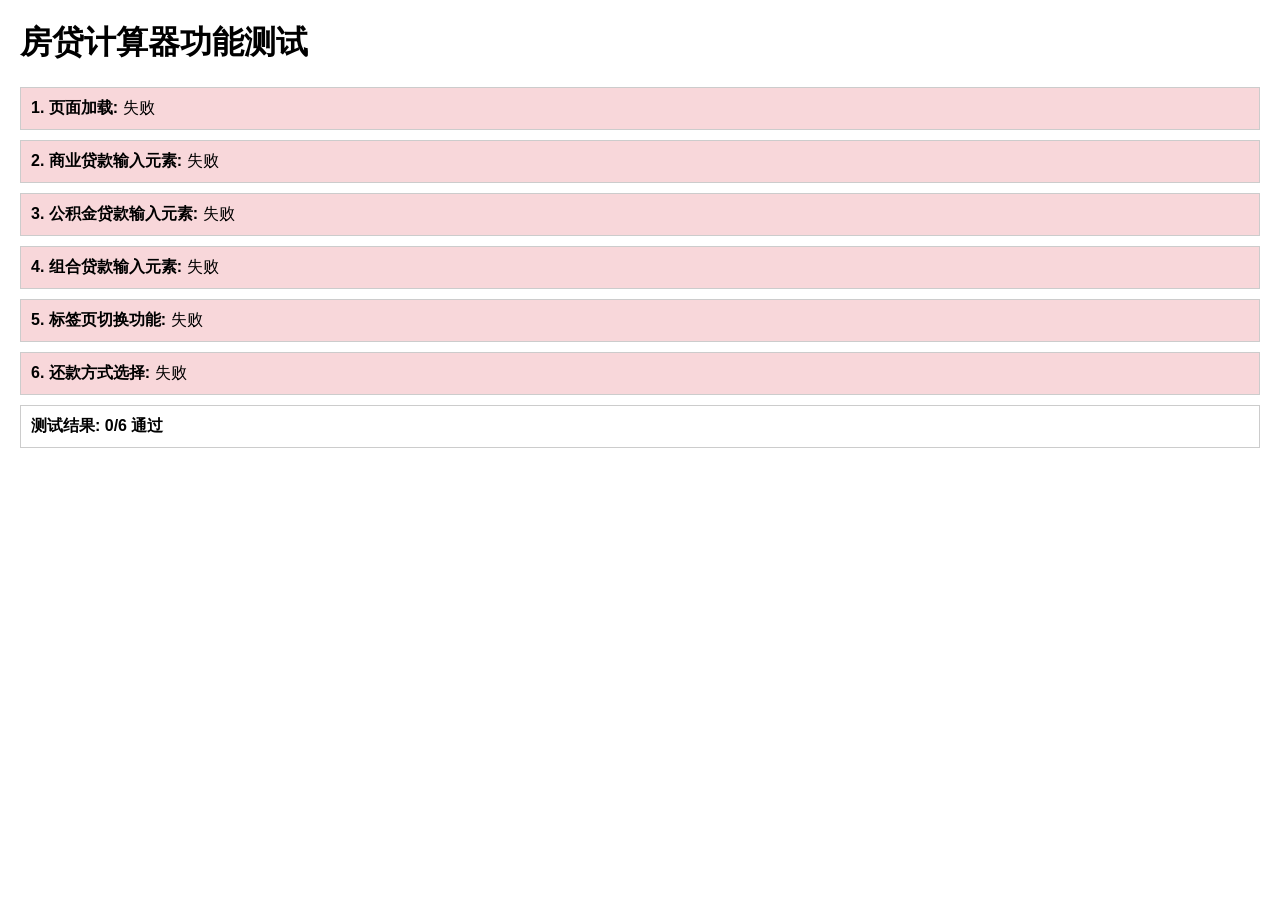
<file: mortgage-calculator/test_functionality.html>
<!DOCTYPE html>
<html>
<head>
    <title>测试房贷计算器功能</title>
    <style>
        body { font-family: Arial, sans-serif; margin: 20px; }
        .test { margin: 10px 0; padding: 10px; border: 1px solid #ccc; }
        .pass { background-color: #d4edda; }
        .fail { background-color: #f8d7da; }
    </style>
</head>
<body>
    <h1>房贷计算器功能测试</h1>
    <div id="tests"></div>
    
    <script>
        const tests = [
            { name: "页面加载", test: () => typeof MortgageCalculator !== 'undefined' },
            { name: "商业贷款输入元素", test: () => document.getElementById('loan-amount') !== null },
            { name: "公积金贷款输入元素", test: () => document.getElementById('provident-loan-amount') !== null },
            { name: "组合贷款输入元素", test: () => document.getElementById('combined-loan-amount') !== null },
            { name: "标签页切换功能", test: () => document.querySelectorAll('.tab').length === 3 },
            { name: "还款方式选择", test: () => document.querySelectorAll('input[name="repayment-method"]').length === 2 }
        ];
        
        const testContainer = document.getElementById('tests');
        let passed = 0;
        
        tests.forEach((testObj, index) => {
            const div = document.createElement('div');
            div.className = 'test';
            
            try {
                const result = testObj.test();
                div.classList.add(result ? 'pass' : 'fail');
                div.innerHTML = `<strong>${index + 1}. ${testObj.name}:</strong> ${result ? '通过' : '失败'}`;
                if (result) passed++;
            } catch (error) {
                div.classList.add('fail');
                div.innerHTML = `<strong>${index + 1}. ${testObj.name}:</strong> 错误 - ${error.message}`;
            }
            
            testContainer.appendChild(div);
        });
        
        const summary = document.createElement('div');
        summary.className = 'test';
        summary.style.fontWeight = 'bold';
        summary.innerHTML = `<strong>测试结果:</strong> ${passed}/${tests.length} 通过`;
        testContainer.appendChild(summary);
    </script>
</body>
</html>
</file>
<file: mortgage-calculator/css/style.css>
/* 基础样式重置 */
* {
    margin: 0;
    padding: 0;
    box-sizing: border-box;
}

:root {
    --primary-color: #4361ee;
    --primary-light: #4895ef;
    --secondary-color: #3f37c9;
    --accent-color: #4cc9f0;
    --success-color: #4ade80;
    --warning-color: #f59e0b;
    --danger-color: #ef4444;
    --dark-color: #1e293b;
    --light-color: #f8fafc;
    --gray-100: #f1f5f9;
    --gray-200: #e2e8f0;
    --gray-300: #cbd5e1;
    --gray-400: #94a3b8;
    --gray-500: #64748b;
    --gray-600: #475569;
    --gray-700: #334155;
    --gray-800: #1e293b;
    --gray-900: #0f172a;
    --shadow-sm: 0 1px 2px 0 rgba(0, 0, 0, 0.05);
    --shadow-md: 0 4px 6px -1px rgba(0, 0, 0, 0.1), 0 2px 4px -1px rgba(0, 0, 0, 0.06);
    --shadow-lg: 0 10px 15px -3px rgba(0, 0, 0, 0.1), 0 4px 6px -2px rgba(0, 0, 0, 0.05);
    --shadow-xl: 0 20px 25px -5px rgba(0, 0, 0, 0.1), 0 10px 10px -5px rgba(0, 0, 0, 0.04);
    --radius-sm: 0.375rem;
    --radius-md: 0.5rem;
    --radius-lg: 0.75rem;
    --radius-xl: 1rem;
    --transition-fast: 150ms ease;
    --transition-normal: 300ms ease;
    --transition-slow: 500ms ease;
}

body {
    font-family: 'Noto Sans SC', -apple-system, BlinkMacSystemFont, 'Segoe UI', Roboto, sans-serif;
    line-height: 1.6;
    color: var(--gray-800);
    background: linear-gradient(135deg, #f5f7fa 0%, #c3cfe2 100%);
    min-height: 100vh;
}

.container {
    max-width: 1200px;
    margin: 0 auto;
    padding: 0 1.5rem;
}

/* 导航栏样式 */
.navbar {
    background: white;
    box-shadow: var(--shadow-md);
    position: sticky;
    top: 0;
    z-index: 1000;
    padding: 1rem 0;
}

.navbar .container {
    display: flex;
    justify-content: space-between;
    align-items: center;
}

.logo {
    display: flex;
    align-items: center;
    gap: 0.75rem;
    font-size: 1.5rem;
    font-weight: 700;
    color: var(--primary-color);
}

.logo i {
    font-size: 2rem;
}

.nav-links {
    display: flex;
    gap: 2rem;
}

.nav-links a {
    text-decoration: none;
    color: var(--gray-600);
    font-weight: 500;
    padding: 0.5rem 1rem;
    border-radius: var(--radius-md);
    transition: all var(--transition-fast);
    display: flex;
    align-items: center;
    gap: 0.5rem;
}

.nav-links a:hover,
.nav-links a.active {
    color: var(--primary-color);
    background: var(--gray-100);
}

.mobile-menu-btn {
    display: none;
    background: none;
    border: none;
    font-size: 1.5rem;
    color: var(--gray-600);
    cursor: pointer;
}

/* Hero区域 */
.hero {
    text-align: center;
    padding: 3rem 0;
    margin-bottom: 2rem;
}

.hero h1 {
    font-size: 2.5rem;
    color: var(--dark-color);
    margin-bottom: 1rem;
    display: flex;
    align-items: center;
    justify-content: center;
    gap: 1rem;
}

.subtitle {
    font-size: 1.25rem;
    color: var(--gray-600);
    margin-bottom: 2rem;
}

.stats {
    display: flex;
    justify-content: center;
    gap: 3rem;
    flex-wrap: wrap;
}

.stat-item {
    display: flex;
    align-items: center;
    gap: 0.75rem;
    padding: 1rem;
    background: white;
    border-radius: var(--radius-lg);
    box-shadow: var(--shadow-md);
}

.stat-item i {
    font-size: 1.5rem;
    color: var(--primary-color);
}

.stat-item span {
    font-size: 1rem;
    color: var(--gray-700);
}

.stat-item strong {
    color: var(--primary-color);
}

/* 计算器卡片 */
.calculator-card {
    background: white;
    border-radius: var(--radius-xl);
    box-shadow: var(--shadow-xl);
    overflow: hidden;
    margin-bottom: 3rem;
}

/* 标签页样式 */
.tab-container {
    background: var(--gray-100);
    padding: 1rem;
}

.tabs {
    display: flex;
    gap: 0.5rem;
    background: white;
    border-radius: var(--radius-lg);
    padding: 0.5rem;
    box-shadow: var(--shadow-sm);
}

.tab {
    flex: 1;
    padding: 1rem;
    border: none;
    background: transparent;
    border-radius: var(--radius-md);
    font-size: 1rem;
    font-weight: 500;
    color: var(--gray-600);
    cursor: pointer;
    transition: all var(--transition-fast);
    display: flex;
    align-items: center;
    justify-content: center;
    gap: 0.5rem;
}

.tab:hover {
    background: var(--gray-100);
}

.tab.active {
    background: var(--primary-color);
    color: white;
    box-shadow: var(--shadow-md);
}

/* 输入区域 */
.input-section {
    padding: 2rem;
}

.input-group {
    display: none;
}

.input-group.active {
    display: block;
}

.input-row {
    display: flex;
    align-items: center;
    gap: 1.5rem;
    margin-bottom: 1.5rem;
    padding: 1rem;
    background: var(--gray-50);
    border-radius: var(--radius-lg);
}

.input-row label {
    flex: 0 0 150px;
    font-weight: 500;
    color: var(--gray-700);
    display: flex;
    align-items: center;
    gap: 0.5rem;
}

.input-with-unit {
    flex: 1;
    position: relative;
}

.input-with-unit input {
    width: 100%;
    padding: 0.875rem 1rem;
    border: 2px solid var(--gray-200);
    border-radius: var(--radius-md);
    font-size: 1rem;
    transition: all var(--transition-fast);
}

.input-with-unit input:focus {
    outline: none;
    border-color: var(--primary-color);
    box-shadow: 0 0 0 3px rgba(67, 97, 238, 0.1);
}

.unit {
    position: absolute;
    right: 1rem;
    top: 50%;
    transform: translateY(-50%);
    color: var(--gray-500);
}

.select-wrapper {
    flex: 1;
    position: relative;
}

.select-wrapper select {
    width: 100%;
    padding: 0.875rem 1rem;
    border: 2px solid var(--gray-200);
    border-radius: var(--radius-md);
    font-size: 1rem;
    background: white;
    appearance: none;
    cursor: pointer;
    transition: all var(--transition-fast);
}

.select-wrapper select:focus {
    outline: none;
    border-color: var(--primary-color);
    box-shadow: 0 0 0 3px rgba(67, 97, 238, 0.1);
}

.select-wrapper i {
    position: absolute;
    right: 1rem;
    top: 50%;
    transform: translateY(-50%);
    color: var(--gray-500);
    pointer-events: none;
}

.rate-controls {
    flex: 1;
    display: flex;
    gap: 1rem;
}

.rate-controls .select-wrapper {
    flex: 2;
}

.rate-controls .input-with-unit {
    flex: 1;
}

/* 还款方式 */
.repayment-method {
    margin: 2rem 0;
    padding: 1.5rem;
    background: var(--gray-50);
    border-radius: var(--radius-lg);
}

.repayment-method h3 {
    margin-bottom: 1rem;
    color: var(--gray-800);
    display: flex;
    align-items: center;
    gap: 0.5rem;
}

.method-options {
    display: grid;
    grid-template-columns: repeat(auto-fit, minmax(250px, 1fr));
    gap: 1rem;
}

.method-option {
    position: relative;
}

.method-option input {
    position: absolute;
    opacity: 0;
}

.method-content {
    padding: 1.5rem;
    background: white;
    border: 2px solid var(--gray-200);
    border-radius: var(--radius-lg);
    cursor: pointer;
    transition: all var(--transition-fast);
    display: flex;
    align-items: center;
    gap: 1rem;
}

.method-option input:checked + .method-content {
    border-color: var(--primary-color);
    background: rgba(67, 97, 238, 0.05);
    box-shadow: var(--shadow-md);
}

.method-content i {
    font-size: 1.5rem;
    color: var(--primary-color);
}

.method-content strong {
    display: block;
    margin-bottom: 0.25rem;
    color: var(--gray-800);
}

.method-content p {
    font-size: 0.875rem;
    color: var(--gray-600);
}

/* 计算按钮 */
.calculate-btn-container {
    text-align: center;
    margin-top: 2rem;
}

.calculate-btn {
    padding: 1rem 3rem;
    font-size: 1.125rem;
    font-weight: 600;
    color: white;
    background: linear-gradient(135deg, var(--primary-color), var(--secondary-color));
    border: none;
    border-radius: var(--radius-lg);
    cursor: pointer;
    transition: all var(--transition-fast);
    display: inline-flex;
    align-items: center;
    gap: 0.75rem;
    box-shadow: var(--shadow-lg);
}

.calculate-btn:hover {
    transform: translateY(-2px);
    box-shadow: var(--shadow-xl);
}

.calculate-btn:active {
    transform: translateY(0);
}

/* 结果区域 */
.results-section {
    padding: 2rem;
    background: var(--gray-50);
    border-top: 1px solid var(--gray-200);
}

.results-header {
    margin-bottom: 2rem;
}

.results-header h3 {
    margin-bottom: 1.5rem;
    color: var(--gray-800);
    display: flex;
    align-items: center;
    gap: 0.5rem;
}

.results-summary {
    display: grid;
    grid-template-columns: repeat(auto-fit, minmax(200px, 1fr));
    gap: 1.5rem;
}

.summary-item {
    background: white;
    padding: 1.5rem;
    border-radius: var(--radius-lg);
    text-align: center;
    box-shadow: var(--shadow-md);
}

.summary-item .label {
    display: block;
    font-size: 0.875rem;
    color: var(--gray-600);
    margin-bottom: 0.5rem;
}

.summary-item .value {
    font-size: 2rem;
    font-weight: 700;
    color: var(--primary-color);
    display: block;
    margin-bottom: 0.25rem;
}

.summary-item .unit {
    font-size: 1rem;
    color: var(--gray-500);
}

/* 详细结果 */
.detailed-results {
    display: grid;
    grid-template-columns: repeat(auto-fit, minmax(300px, 1fr));
    gap: 1.5rem;
}

.result-card {
    background: white;
    padding: 1.5rem;
    border-radius: var(--radius-lg);
    box-shadow: var(--shadow-md);
}

.result-card h4 {
    margin-bottom: 1rem;
    color: var(--gray-800);
    display: flex;
    align-items: center;
    gap: 0.5rem;
}

.result-grid {
    display: grid;
    grid-template-columns: repeat(2, 1fr);
    gap: 1rem;
}

.result-item {
    display: flex;
    justify-content: space-between;
    padding: 0.75rem;
    background: var(--gray-50);
    border-radius: var(--radius-md);
}

.result-item span:first-child {
    color: var(--gray-600);
}

.result-item span:last-child {
    font-weight: 500;
    color: var(--gray-800);
}

/* 还款计划表 */
.repayment-table-container {
    overflow-x: auto;
    margin: 1rem 0;
}

.repayment-table {
    width: 100%;
    border-collapse: collapse;
    font-size: 0.875rem;
}

.repayment-table th {
    background: var(--gray-100);
    padding: 0.75rem;
    text-align: left;
    font-weight: 600;
    color: var(--gray-700);
    border-bottom: 2px solid var(--gray-200);
}

.repayment-table td {
    padding: 0.75rem;
    border-bottom: 1px solid var(--gray-200);
}

.repayment-table tr:hover {
    background: var(--gray-50);
}

.table-note {
    margin-top: 1rem;
    padding: 0.75rem;
    background: var(--gray-100);
    border-radius: var(--radius-md);
    font-size: 0.875rem;
    color: var(--gray-600);
    display: flex;
    align-items: center;
    gap: 0.5rem;
}

/* 房贷知识区域 */
.knowledge-section {
    margin: 3rem 0;
}

.knowledge-section h2 {
    text-align: center;
    margin-bottom: 2rem;
    color: var(--dark-color);
    display: flex;
    align-items: center;
    justify-content: center;
    gap: 0.75rem;
}

.knowledge-grid {
    display: grid;
    grid-template-columns: repeat(auto-fit, minmax(280px, 1fr));
    gap: 1.5rem;
}

.knowledge-card {
    background: white;
    padding: 1.5rem;
    border-radius: var(--radius-lg);
    box-shadow: var(--shadow-md);
    transition: all var(--transition-fast);
}

.knowledge-card:hover {
    transform: translateY(-4px);
    box-shadow: var(--shadow-lg);
}

.card-icon {
    width: 3rem;
    height: 3rem;
    background: linear-gradient(135deg, var(--primary-light), var(--primary-color));
    border-radius: var(--radius-lg);
    display: flex;
    align-items: center;
    justify-content: center;
    margin-bottom: 1rem;
}

.card-icon i {
    font-size: 1.5rem;
    color: white;
}

.knowledge-card h3 {
    margin-bottom: 0.75rem;
    color: var(--gray-800);
}

.knowledge-card p {
    color: var(--gray-600);
    margin-bottom: 1rem;
    line-height: 1.6;
}

.read-more {
    display: inline-flex;
    align-items: center;
    gap: 0.5rem;
    color: var(--primary-color);
    text-decoration: none;
    font-weight: 500;
    transition: all var(--transition-fast);
}

.read-more:hover {
    gap: 0.75rem;
}

/* 关于区域 */
.about-section {
    margin: 3rem 0;
}

.about-section h2 {
    text-align: center;
    margin-bottom: 2rem;
    color: var(--dark-color);
    display: flex;
    align-items: center;
    justify-content: center;
    gap: 0.75rem;
}

.about-content {
    display: grid;
    grid-template-columns: 1fr 1fr;
    gap: 3rem;
    align-items: start;
}

.about-text p {
    margin-bottom: 1rem;
    color: var(--gray-700);
    line-height: 1.7;
}

.features {
    margin-top: 2rem;
    display: grid;
    grid-template-columns: repeat(2, 1fr);
    gap: 1rem;
}

.feature {
    display: flex;
    align-items: center;
    gap: 0.75rem;
    padding: 0.75rem;
    background: var(--gray-50);
    border-radius: var(--radius-md);
}

.feature i {
    color: var(--primary-color);
}

.about-stats {
    display: grid;
    grid-template-columns: repeat(2, 1fr);
    gap: 1rem;
}

.stat-card {
    background: white;
    padding: 1.5rem;
    border-radius: var(--radius-lg);
    box-shadow: var(--shadow-md);
    display: flex;
    align-items: center;
    gap: 1rem;
}

.stat-card i {
    font-size: 2rem;
    color: var(--primary-color);
}

.stat-card h3 {
    font-size: 1.5rem;
    color: var(--dark-color);
    margin-bottom: 0.25rem;
}

.stat-card p {
    font-size: 0.875rem;
    color: var(--gray-600);
}

/* 页脚样式 */
.footer {
    background: var(--dark-color);
    color: white;
    padding: 3rem 0 1.5rem;
    margin-top: 3rem;
}

.footer-content {
    display: grid;
    grid-template-columns: repeat(auto-fit, minmax(250px, 1fr));
    gap: 2rem;
    margin-bottom: 2rem;
}

.footer-section h3 {
    margin-bottom: 1rem;
    display: flex;
    align-items: center;
    gap: 0.5rem;
}

.footer-section p {
    color: var(--gray-300);
    margin-bottom: 1rem;
}

.social-links {
    display: flex;
    gap: 1rem;
}

.social-links a {
    width: 2.5rem;
    height: 2.5rem;
    background: var(--gray-700);
    border-radius: 50%;
    display: flex;
    align-items: center;
    justify-content: center;
    color: white;
    text-decoration: none;
    transition: all var(--transition-fast);
}

.social-links a:hover {
    background: var(--primary-color);
    transform: translateY(-2px);
}

.footer-section ul {
    list-style: none;
}

.footer-section ul li {
    margin-bottom: 0.75rem;
    display: flex;
    align-items: center;
    gap: 0.5rem;
}

.footer-section ul li a {
    color: var(--gray-300);
    text-decoration: none;
    transition: all var(--transition-fast);
}

.footer-section ul li a:hover {
    color: white;
    padding-left: 0.25rem;
}

.footer-section ul li i {
    color: var(--gray-400);
}

.footer-bottom {
    border-top: 1px solid var(--gray-700);
    padding-top: 1.5rem;
    text-align: center;
}

.footer-bottom p {
    color: var(--gray-400);
    margin-bottom: 0.5rem;
}

.footer-bottom a {
    color: var(--gray-300);
    text-decoration: none;
}

.footer-bottom a:hover {
    color: white;
    text-decoration: underline;
}

.disclaimer {
    font-size: 0.875rem;
    color: var(--gray-500);
}

/* 响应式设计 */
@media (max-width: 768px) {
    .container {
        padding: 0 1rem;
    }

    .nav-links {
        display: none;
    }

    .mobile-menu-btn {
        display: block;
    }

    .hero h1 {
        font-size: 2rem;
        flex-direction: column;
        gap: 0.5rem;
    }

    .stats {
        flex-direction: column;
        gap: 1rem;
    }

    .tabs {
        flex-direction: column;
    }

    .input-row {
        flex-direction: column;
        align-items: flex-start;
        gap: 0.75rem;
    }

    .input-row label {
        flex: none;
        width: 100%;
    }

    .rate-controls {
        flex-direction: column;
        gap: 0.75rem;
    }

    .method-options {
        grid-template-columns: 1fr;
    }

    .results-summary {
        grid-template-columns: 1fr;
    }

    .detailed-results {
        grid-template-columns: 1fr;
    }

    .result-grid {
        grid-template-columns: 1fr;
    }

    .about-content {
        grid-template-columns: 1fr;
        gap: 2rem;
    }

    .features {
        grid-template-columns: 1fr;
    }

    .about-stats {
        grid-template-columns: 1fr;
    }

    .footer-content {
        grid-template-columns: 1fr;
    }
}

/* 动画效果 */
@keyframes fadeIn {
    from {
        opacity: 0;
        transform: translateY(10px);
    }
    to {
        opacity: 1;
        transform: translateY(0);
    }
}

.fade-in {
    animation: fadeIn var(--transition-normal);
}

/* 工具类 */
.text-center {
    text-align: center;
}

.mt-1 { margin-top: 0.25rem; }
.mt-2 { margin-top: 0.5rem; }
.mt-3 { margin-top: 1rem; }
.mt-4 { margin-top: 1.5rem; }
.mt-5 { margin-top: 2rem; }

.mb-1 { margin-bottom: 0.25rem; }
.mb-2 { margin-bottom: 0.5rem; }
.mb-3 { margin-bottom: 1rem; }
.mb-4 { margin-bottom: 1.5rem; }
.mb-5 { margin-bottom: 2rem; }

.p-1 { padding: 0.25rem; }
.p-2 { padding: 0.5rem; }
.p-3 { padding: 1rem; }
.p-4 { padding: 1.5rem; }
.p-5 { padding: 2rem; }

/* 显示完整还款计划按钮 - 与立即计算按钮相似 */
.show-all-btn {
    display: block;
    margin: 1rem auto;
    padding: 0.875rem 2rem;
    font-size: 1rem;
    font-weight: 600;
    color: white;
    background: linear-gradient(135deg, var(--primary-color), var(--secondary-color));
    border: none;
    border-radius: var(--radius-lg);
    cursor: pointer;
    transition: all var(--transition-fast);
    display: inline-flex;
    align-items: center;
    justify-content: center;
    gap: 0.75rem;
    box-shadow: var(--shadow-lg);
}

.show-all-btn:hover {
    transform: translateY(-2px);
    box-shadow: var(--shadow-xl);
}

.show-all-btn:active {
    transform: translateY(0);
}

/* 知识卡片详情 */
.knowledge-detail {
    display: none;
    margin-top: 1rem;
    padding: 1rem;
    background: var(--gray-50);
    border-radius: var(--radius-md);
    border-left: 4px solid var(--primary-color);
}

.knowledge-detail h4 {
    margin-bottom: 0.75rem;
    color: var(--gray-800);
}

.knowledge-detail p,
.knowledge-detail ul,
.knowledge-detail ol {
    margin-bottom: 0.75rem;
    color: var(--gray-700);
    line-height: 1.6;
}

.knowledge-detail ul,
.knowledge-detail ol {
    padding-left: 1.5rem;
}

.knowledge-detail li {
    margin-bottom: 0.5rem;
}

.knowledge-detail strong {
    color: var(--gray-900);
}

/* 对比表格 */
.comparison-table {
    width: 100%;
    border-collapse: collapse;
    margin: 1rem 0;
    font-size: 0.875rem;
}

.comparison-table th {
    background: var(--gray-100);
    padding: 0.75rem;
    text-align: left;
    font-weight: 600;
    color: var(--gray-700);
    border: 1px solid var(--gray-200);
}

.comparison-table td {
    padding: 0.75rem;
    border: 1px solid var(--gray-200);
}

.comparison-table tr:nth-child(even) {
    background: var(--gray-50);
}

/* 时间线 */
.timeline {
    position: relative;
    padding-left: 2rem;
    margin: 1.5rem 0;
}

.timeline::before {
    content: '';
    position: absolute;
    left: 0;
    top: 0;
    bottom: 0;
    width: 2px;
    background: var(--primary-color);
}

.timeline-item {
    position: relative;
    margin-bottom: 1.5rem;
}

.timeline-item:last-child {
    margin-bottom: 0;
}

.timeline-item::before {
    content: '';
    position: absolute;
    left: -2.25rem;
    top: 0.5rem;
    width: 0.75rem;
    height: 0.75rem;
    border-radius: 50%;
    background: var(--primary-color);
    border: 2px solid white;
    box-shadow: 0 0 0 2px var(--primary-color);
}

.timeline-date {
    font-weight: 600;
    color: var(--primary-color);
    margin-bottom: 0.25rem;
}

.timeline-content h3 {
    margin-bottom: 0.25rem;
    color: var(--gray-800);
}

.timeline-content p {
    color: var(--gray-600);
    font-size: 0.875rem;
}

/* 公式部分样式 */
.formula-section {
    margin-top: 1.5rem;
    padding: 1rem;
    background: var(--gray-50);
    border-radius: var(--radius-lg);
    border-left: 4px solid var(--primary-color);
}

.formula-section h5 {
    margin-bottom: 0.75rem;
    color: var(--gray-800);
    display: flex;
    align-items: center;
    gap: 0.5rem;
}

.formula-text {
    color: var(--gray-700);
    line-height: 1.6;
    font-size: 0.95rem;
}

.formula-text small {
    color: var(--gray-600);
    font-size: 0.85em;
    display: block;
    margin-top: 0.5rem;
    line-height: 1.5;
}

/* 返回首页按钮 */
.back-to-home {
    text-align: center;
    margin: 2rem 0;
}

.back-btn {
    display: inline-flex;
    align-items: center;
    gap: 0.5rem;
    padding: 0.75rem 1.5rem;
    font-size: 1rem;
    font-weight: 500;
    color: var(--primary-color);
    background: white;
    border: 2px solid var(--primary-color);
    border-radius: var(--radius-lg);
    text-decoration: none;
    transition: all var(--transition-fast);
}

.back-btn:hover {
    background: var(--primary-color);
    color: white;
    transform: translateY(-2px);
    box-shadow: var(--shadow-md);
}

/* 团队介绍 */
.team-section {
    margin: 3rem 0;
}

.team-section h2 {
    text-align: center;
    margin-bottom: 2rem;
    color: var(--dark-color);
    display: flex;
    align-items: center;
    justify-content: center;
    gap: 0.75rem;
}

.team-grid {
    display: grid;
    grid-template-columns: repeat(auto-fit, minmax(250px, 1fr));
    gap: 1.5rem;
}

.team-member {
    background: white;
    padding: 1.5rem;
    border-radius: var(--radius-lg);
    box-shadow: var(--shadow-md);
    text-align: center;
    transition: all var(--transition-fast);
}

.team-member:hover {
    transform: translateY(-4px);
    box-shadow: var(--shadow-lg);
}

.member-avatar {
    width: 5rem;
    height: 5rem;
    background: linear-gradient(135deg, var(--primary-light), var(--primary-color));
    border-radius: 50%;
    display: flex;
    align-items: center;
    justify-content: center;
    margin: 0 auto 1rem;
}

.member-avatar i {
    font-size: 2rem;
    color: white;
}

.team-member h3 {
    margin-bottom: 0.5rem;
    color: var(--gray-800);
}

.member-title {
    color: var(--primary-color);
    font-weight: 500;
    margin-bottom: 0.75rem;
}

.member-bio {
    color: var(--gray-600);
    font-size: 0.875rem;
    line-height: 1.5;
}

/* 联系表单 */
.contact-section {
    margin: 3rem 0;
}

.contact-section h2 {
    text-align: center;
    margin-bottom: 2rem;
    color: var(--dark-color);
    display: flex;
    align-items: center;
    justify-content: center;
    gap: 0.75rem;
}

.contact-content {
    display: grid;
    grid-template-columns: repeat(auto-fit, minmax(300px, 1fr));
    gap: 2rem;
}

.contact-info h3,
.contact-form h3 {
    margin-bottom: 1rem;
    color: var(--gray-800);
}

.contact-info ul {
    list-style: none;
}

.contact-info li {
    display: flex;
    align-items: flex-start;
    gap: 1rem;
    margin-bottom: 1.5rem;
    padding: 1rem;
    background: white;
    border-radius: var(--radius-lg);
    box-shadow: var(--shadow-sm);
}

.contact-info li i {
    font-size: 1.25rem;
    color: var(--primary-color);
    margin-top: 0.25rem;
}

.contact-info li strong {
    display: block;
    margin-bottom: 0.25rem;
    color: var(--gray-800);
}

.contact-info li p {
    color: var(--gray-600);
    line-height: 1.5;
}

.contact-note {
    font-size: 0.875rem;
    color: var(--gray-500);
    margin-top: 0.25rem;
}

.form-group {
    margin-bottom: 1rem;
}

.form-group label {
    display: block;
    margin-bottom: 0.5rem;
    font-weight: 500;
    color: var(--gray-700);
}

.form-group input,
.form-group textarea {
    width: 100%;
    padding: 0.75rem;
    border: 2px solid var(--gray-200);
    border-radius: var(--radius-md);
    font-size: 1rem;
    transition: all var(--transition-fast);
}

.form-group input:focus,
.form-group textarea:focus {
    outline: none;
    border-color: var(--primary-color);
    box-shadow: 0 0 0 3px rgba(67, 97, 238, 0.1);
}

.submit-btn {
    width: 100%;
    padding: 0.875rem;
    font-size: 1rem;
    font-weight: 600;
    color: white;
    background: linear-gradient(135deg, var(--primary-color), var(--secondary-color));
    border: none;
    border-radius: var(--radius-md);
    cursor: pointer;
    transition: all var(--transition-fast);
    display: flex;
    align-items: center;
    justify-content: center;
    gap: 0.5rem;
}

.submit-btn:hover {
    transform: translateY(-2px);
    box-shadow: var(--shadow-md);
}
</file>
